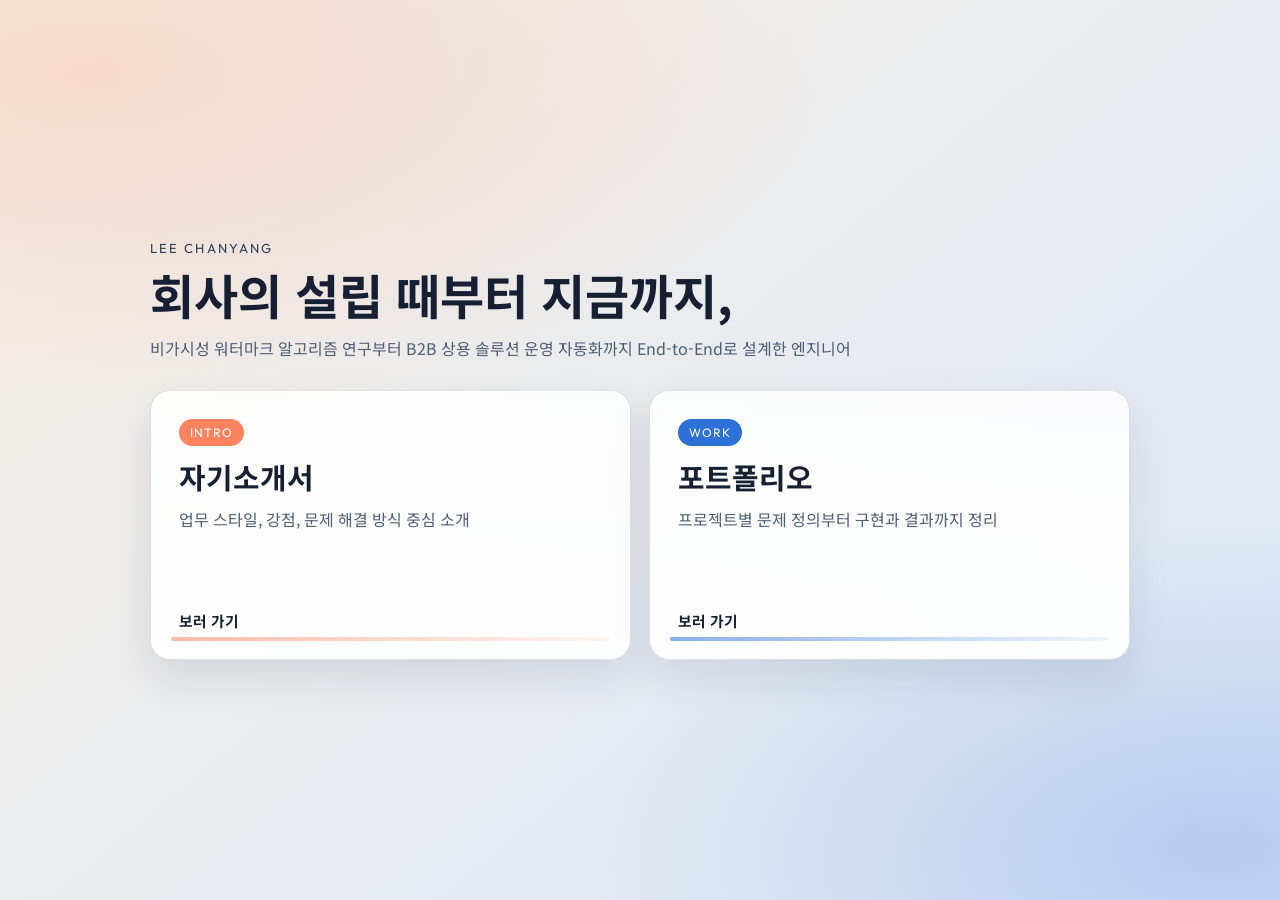
<file: index.html>
<!DOCTYPE html>
<html lang="ko">
<head>
  <meta charset="UTF-8" />
  <meta name="viewport" content="width=device-width, initial-scale=1.0" />
  <title>이찬양 | 소개서 & 포트폴리오</title>
  <link rel="preconnect" href="https://fonts.googleapis.com" />
  <link rel="preconnect" href="https://fonts.gstatic.com" crossorigin />
  <link href="https://fonts.googleapis.com/css2?family=Noto+Sans+KR:wght@400;500;700;800&family=Outfit:wght@500;700&display=swap" rel="stylesheet" />
  <link rel="stylesheet" href="./assets/css/main.css" />
</head>
<body>
  <main class="landing">
    <p class="eyebrow">LEE CHANYANG</p>
    <h1>회사의 설립 때부터 지금까지,</h1>
    <p class="subtitle">비가시성 워터마크 알고리즘 연구부터 B2B 상용 솔루션 운영 자동화까지 End-to-End로 설계한 엔지니어</p>

    <section class="card-grid" aria-label="문서 선택">
      <a class="nav-card intro" href="./pages/intro.html">
        <span class="badge">INTRO</span>
        <h2>자기소개서</h2>
        <p>업무 스타일, 강점, 문제 해결 방식 중심 소개</p>
        <span class="action">보러 가기</span>
      </a>

      <a class="nav-card portfolio" href="./pages/portfolio.html">
        <span class="badge">WORK</span>
        <h2>포트폴리오</h2>
        <p>프로젝트별 문제 정의부터 구현과 결과까지 정리</p>
        <span class="action">보러 가기</span>
      </a>
    </section>
  </main>
</body>
</html>
</file>
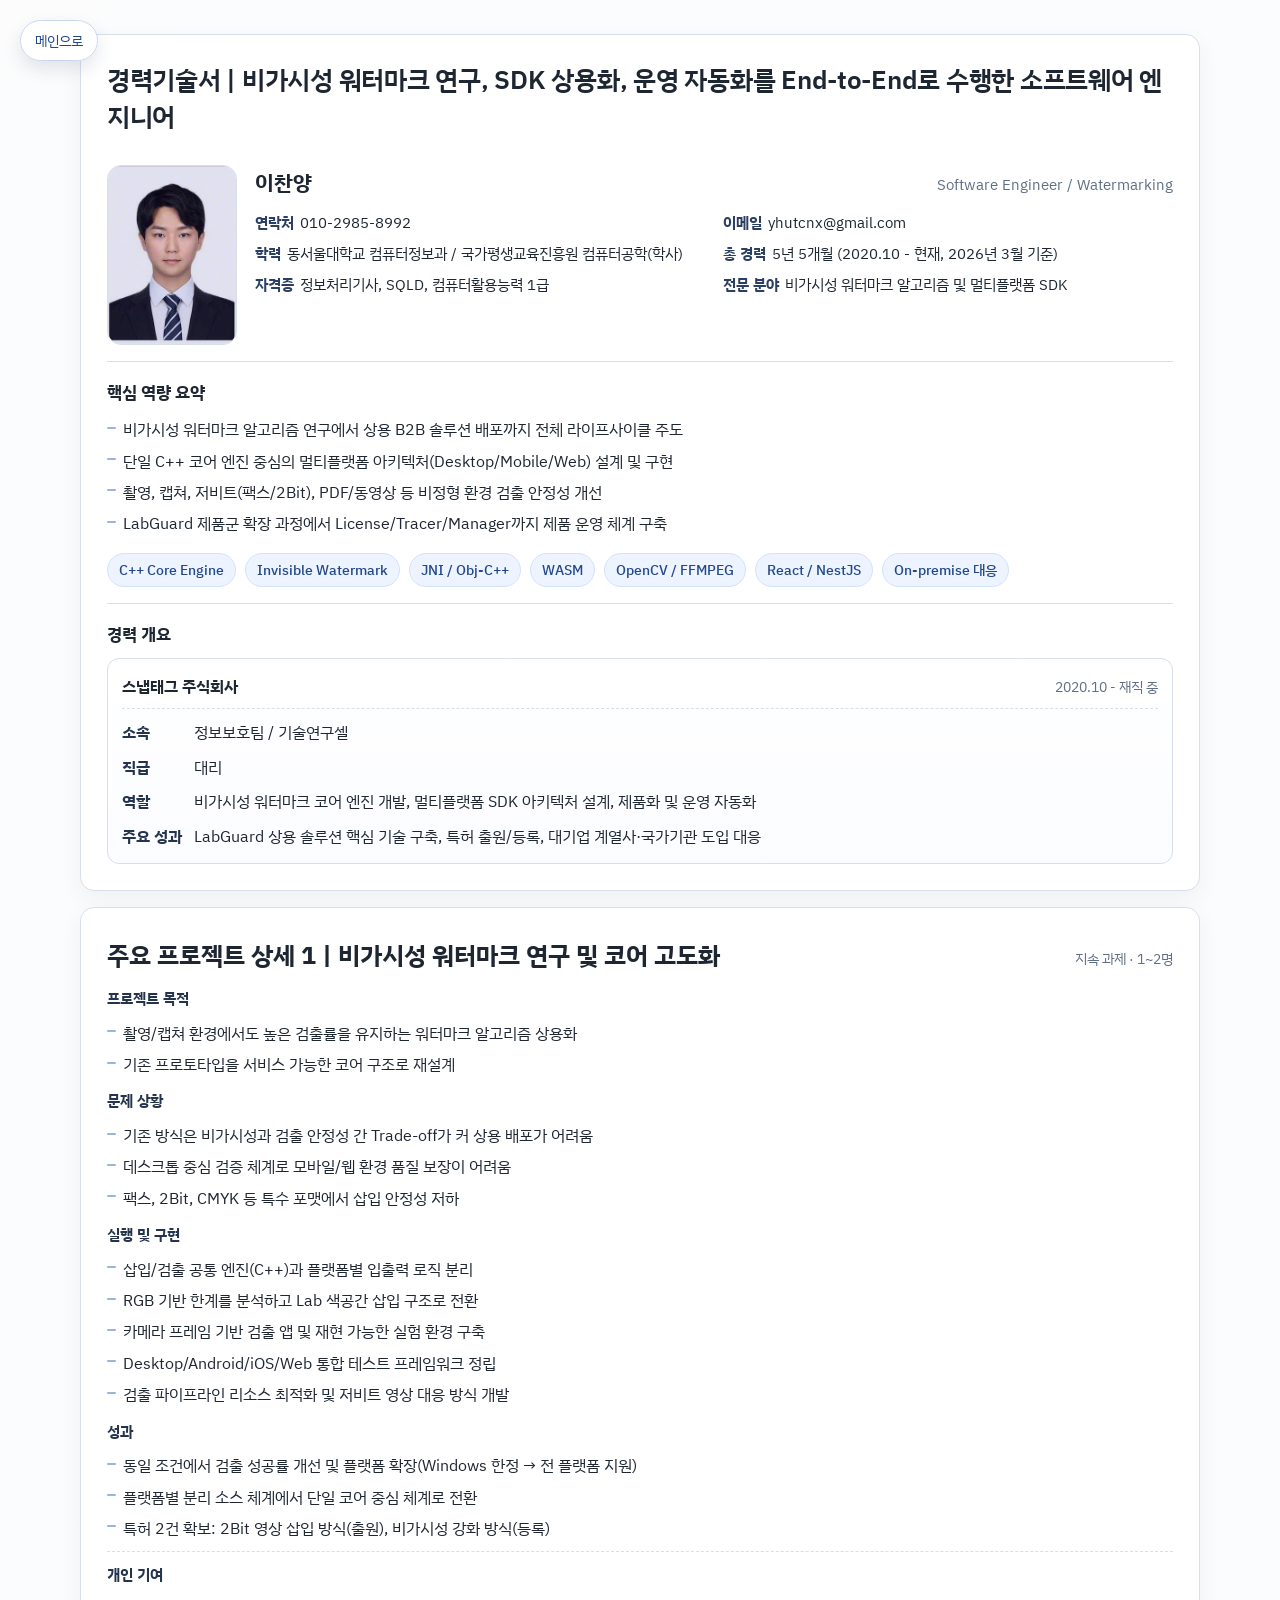
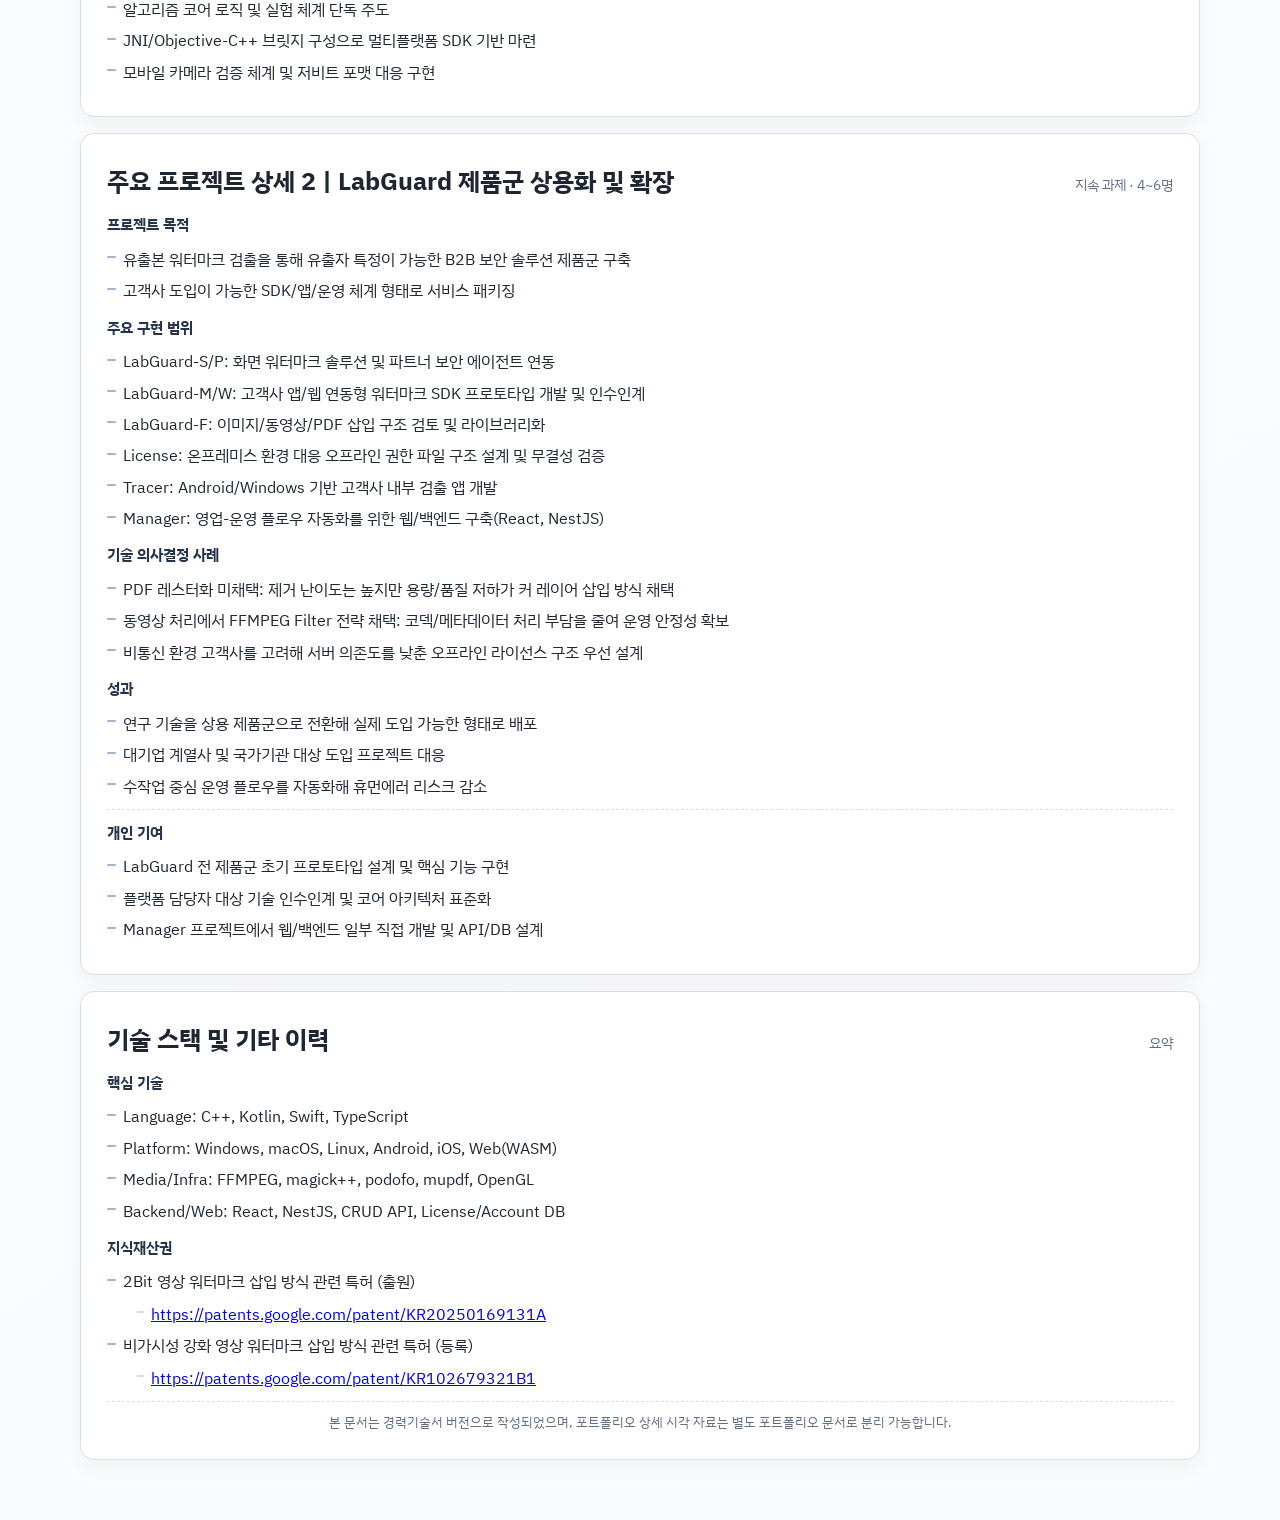
<file: pages/career.html>
<!DOCTYPE html>
<html lang="ko">
<head>
  <meta charset="UTF-8" />
  <meta name="viewport" content="width=device-width, initial-scale=1.0" />
  <title>경력기술서 | 비가시성 워터마크 엔지니어 이찬양</title>
  <link rel="preconnect" href="https://fonts.googleapis.com" />
  <link rel="preconnect" href="https://fonts.gstatic.com" crossorigin />
  <link href="https://fonts.googleapis.com/css2?family=IBM+Plex+Sans+KR:wght@400;500;600;700&display=swap" rel="stylesheet" />
  <link rel="stylesheet" href="../assets/css/portfolio.css" />
</head>
<body>
  <a class="home-link" href="../index.html">메인으로</a>

  <main class="wrap">
    <section class="panel intro-card">
      <div class="hero">
        <h1>경력기술서 | 비가시성 워터마크 연구, SDK 상용화, 운영 자동화를 End-to-End로 수행한 소프트웨어 엔지니어</h1>
      </div>

      <div class="profile">
        <img class="photo" src="../assets/images/profile.jpg" alt="프로필 사진" />
        <div>
          <div class="profile-top">
            <h2>이찬양</h2>
            <p class="role">Software Engineer / Watermarking</p>
          </div>
          <div class="profile-grid">
            <div><strong>연락처</strong>010-2985-8992</div>
            <div><strong>이메일</strong>yhutcnx@gmail.com</div>
            <div><strong>학력</strong>동서울대학교 컴퓨터정보과 / 국가평생교육진흥원 컴퓨터공학(학사)</div>
            <div><strong>총 경력</strong>5년 5개월 (2020.10 - 현재, 2026년 3월 기준)</div>
            <div><strong>자격증</strong>정보처리기사, SQLD, 컴퓨터활용능력 1급</div>
            <div><strong>전문 분야</strong>비가시성 워터마크 알고리즘 및 멀티플랫폼 SDK</div>
          </div>
        </div>
      </div>

      <div class="intro-section">
        <h2>핵심 역량 요약</h2>
        <ul>
          <li>비가시성 워터마크 알고리즘 연구에서 상용 B2B 솔루션 배포까지 전체 라이프사이클 주도</li>
          <li>단일 C++ 코어 엔진 중심의 멀티플랫폼 아키텍처(Desktop/Mobile/Web) 설계 및 구현</li>
          <li>촬영, 캡쳐, 저비트(팩스/2Bit), PDF/동영상 등 비정형 환경 검출 안정성 개선</li>
          <li>LabGuard 제품군 확장 과정에서 License/Tracer/Manager까지 제품 운영 체계 구축</li>
        </ul>
        <div class="chips">
          <span class="chip">C++ Core Engine</span>
          <span class="chip">Invisible Watermark</span>
          <span class="chip">JNI / Obj-C++</span>
          <span class="chip">WASM</span>
          <span class="chip">OpenCV / FFMPEG</span>
          <span class="chip">React / NestJS</span>
          <span class="chip">On-premise 대응</span>
        </div>
      </div>

      <div class="intro-section">
        <h2>경력 개요</h2>
        <article class="career-card">
          <div class="career-head">
            <h3>스냅태그 주식회사</h3>
            <span class="career-period">2020.10 - 재직 중</span>
          </div>
          <div class="career-grid">
            <div><strong>소속</strong>정보보호팀 / 기술연구셀</div>
            <div><strong>직급</strong>대리</div>
            <div><strong>역할</strong>비가시성 워터마크 코어 엔진 개발, 멀티플랫폼 SDK 아키텍처 설계, 제품화 및 운영 자동화</div>
            <div><strong>주요 성과</strong>LabGuard 상용 솔루션 핵심 기술 구축, 특허 출원/등록, 대기업 계열사·국가기관 도입 대응</div>
          </div>
        </article>
      </div>
    </section>

    <section class="panel print-page">
      <div class="project-head">
        <h2>주요 프로젝트 상세 1 | 비가시성 워터마크 연구 및 코어 고도화</h2>
        <span class="project-meta">지속 과제 · 1~2명</span>
      </div>

      <div class="block">
        <strong>프로젝트 목적</strong>
        <ul>
          <li>촬영/캡쳐 환경에서도 높은 검출률을 유지하는 워터마크 알고리즘 상용화</li>
          <li>기존 프로토타입을 서비스 가능한 코어 구조로 재설계</li>
        </ul>
      </div>

      <div class="block">
        <strong>문제 상황</strong>
        <ul>
          <li>기존 방식은 비가시성과 검출 안정성 간 Trade-off가 커 상용 배포가 어려움</li>
          <li>데스크톱 중심 검증 체계로 모바일/웹 환경 품질 보장이 어려움</li>
          <li>팩스, 2Bit, CMYK 등 특수 포맷에서 삽입 안정성 저하</li>
        </ul>
      </div>

      <div class="block">
        <strong>실행 및 구현</strong>
        <ul>
          <li>삽입/검출 공통 엔진(C++)과 플랫폼별 입출력 로직 분리</li>
          <li>RGB 기반 한계를 분석하고 Lab 색공간 삽입 구조로 전환</li>
          <li>카메라 프레임 기반 검출 앱 및 재현 가능한 실험 환경 구축</li>
          <li>Desktop/Android/iOS/Web 통합 테스트 프레임워크 정립</li>
          <li>검출 파이프라인 리소스 최적화 및 저비트 영상 대응 방식 개발</li>
        </ul>
      </div>

      <div class="block">
        <strong>성과</strong>
        <ul>
          <li>동일 조건에서 검출 성공률 개선 및 플랫폼 확장(Windows 한정 → 전 플랫폼 지원)</li>
          <li>플랫폼별 분리 소스 체계에서 단일 코어 중심 체계로 전환</li>
          <li>특허 2건 확보: 2Bit 영상 삽입 방식(출원), 비가시성 강화 방식(등록)</li>
        </ul>
      </div>

      <div class="block divider">
        <strong>개인 기여</strong>
        <ul>
          <li>알고리즘 코어 로직 및 실험 체계 단독 주도</li>
          <li>JNI/Objective-C++ 브릿지 구성으로 멀티플랫폼 SDK 기반 마련</li>
          <li>모바일 카메라 검증 체계 및 저비트 포맷 대응 구현</li>
        </ul>
      </div>
    </section>

    <section class="panel print-page">
      <div class="project-head">
        <h2>주요 프로젝트 상세 2 | LabGuard 제품군 상용화 및 확장</h2>
        <span class="project-meta">지속 과제 · 4~6명</span>
      </div>

      <div class="block">
        <strong>프로젝트 목적</strong>
        <ul>
          <li>유출본 워터마크 검출을 통해 유출자 특정이 가능한 B2B 보안 솔루션 제품군 구축</li>
          <li>고객사 도입이 가능한 SDK/앱/운영 체계 형태로 서비스 패키징</li>
        </ul>
      </div>

      <div class="block">
        <strong>주요 구현 범위</strong>
        <ul>
          <li>LabGuard-S/P: 화면 워터마크 솔루션 및 파트너 보안 에이전트 연동</li>
          <li>LabGuard-M/W: 고객사 앱/웹 연동형 워터마크 SDK 프로토타입 개발 및 인수인계</li>
          <li>LabGuard-F: 이미지/동영상/PDF 삽입 구조 검토 및 라이브러리화</li>
          <li>License: 온프레미스 환경 대응 오프라인 권한 파일 구조 설계 및 무결성 검증</li>
          <li>Tracer: Android/Windows 기반 고객사 내부 검출 앱 개발</li>
          <li>Manager: 영업-운영 플로우 자동화를 위한 웹/백엔드 구축(React, NestJS)</li>
        </ul>
      </div>

      <div class="block">
        <strong>기술 의사결정 사례</strong>
        <ul>
          <li>PDF 레스터화 미채택: 제거 난이도는 높지만 용량/품질 저하가 커 레이어 삽입 방식 채택</li>
          <li>동영상 처리에서 FFMPEG Filter 전략 채택: 코덱/메타데이터 처리 부담을 줄여 운영 안정성 확보</li>
          <li>비통신 환경 고객사를 고려해 서버 의존도를 낮춘 오프라인 라이선스 구조 우선 설계</li>
        </ul>
      </div>

      <div class="block">
        <strong>성과</strong>
        <ul>
          <li>연구 기술을 상용 제품군으로 전환해 실제 도입 가능한 형태로 배포</li>
          <li>대기업 계열사 및 국가기관 대상 도입 프로젝트 대응</li>
          <li>수작업 중심 운영 플로우를 자동화해 휴먼에러 리스크 감소</li>
        </ul>
      </div>

      <div class="block divider">
        <strong>개인 기여</strong>
        <ul>
          <li>LabGuard 전 제품군 초기 프로토타입 설계 및 핵심 기능 구현</li>
          <li>플랫폼 담당자 대상 기술 인수인계 및 코어 아키텍처 표준화</li>
          <li>Manager 프로젝트에서 웹/백엔드 일부 직접 개발 및 API/DB 설계</li>
        </ul>
      </div>
    </section>

    <section class="panel print-page">
      <div class="project-head">
        <h2>기술 스택 및 기타 이력</h2>
        <span class="project-meta">요약</span>
      </div>

      <div class="block">
        <strong>핵심 기술</strong>
        <ul>
          <li>Language: C++, Kotlin, Swift, TypeScript</li>
          <li>Platform: Windows, macOS, Linux, Android, iOS, Web(WASM)</li>
          <li>Media/Infra: FFMPEG, magick++, podofo, mupdf, OpenGL</li>
          <li>Backend/Web: React, NestJS, CRUD API, License/Account DB</li>
        </ul>
      </div>

      <div class="block">
        <strong>지식재산권</strong>
        <ul>
          <li>2Bit 영상 워터마크 삽입 방식 관련 특허 (출원)
            <ul>
              <li><a href="https://patents.google.com/patent/KR20250169131A">https://patents.google.com/patent/KR20250169131A</a></li>
            </ul>
          </li>
          <li>비가시성 강화 영상 워터마크 삽입 방식 관련 특허 (등록)
            <ul>
              <li><a href="https://patents.google.com/patent/KR102679321B1">https://patents.google.com/patent/KR102679321B1</a></li>
            </ul>
          </li>
        </ul>
      </div>

      <div class="block divider footer">
        본 문서는 경력기술서 버전으로 작성되었으며, 포트폴리오 상세 시각 자료는 별도 포트폴리오 문서로 분리 가능합니다.
      </div>
    </section>
  </main>
</body>
</html>
</file>
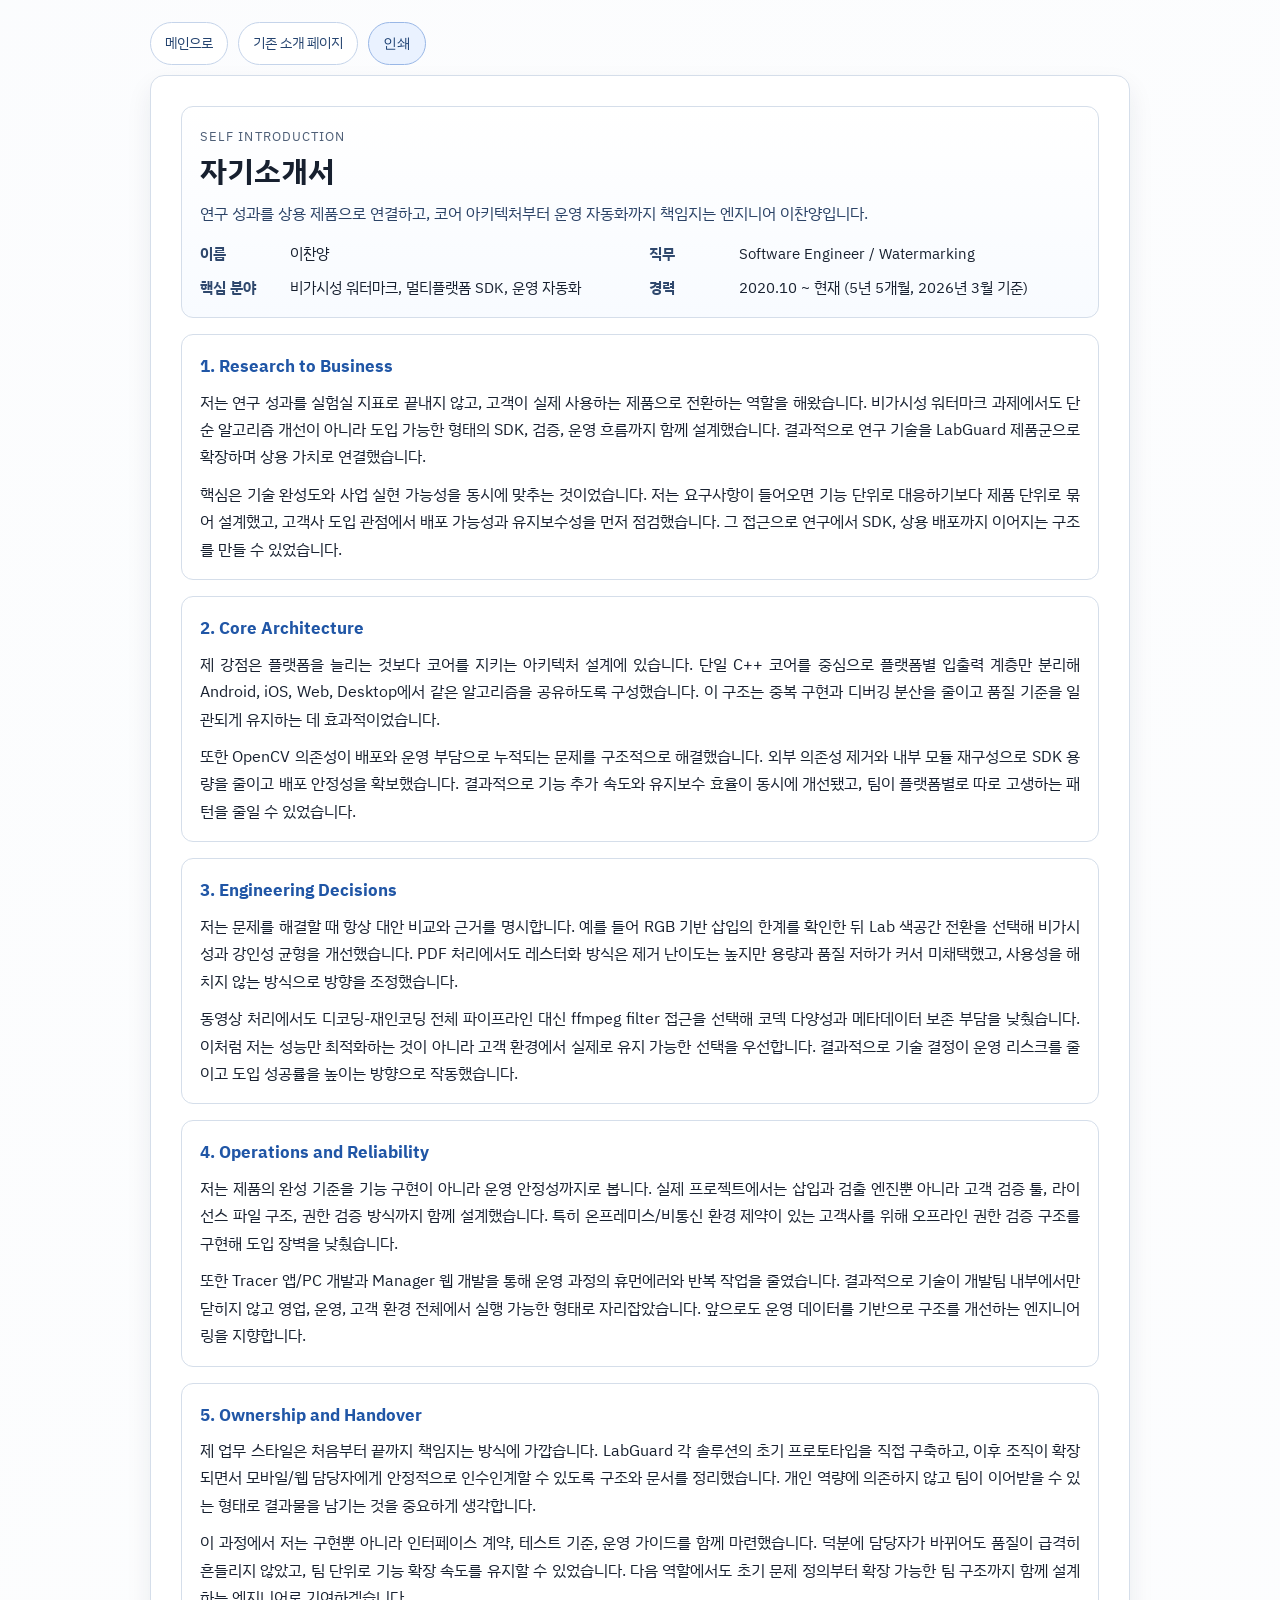
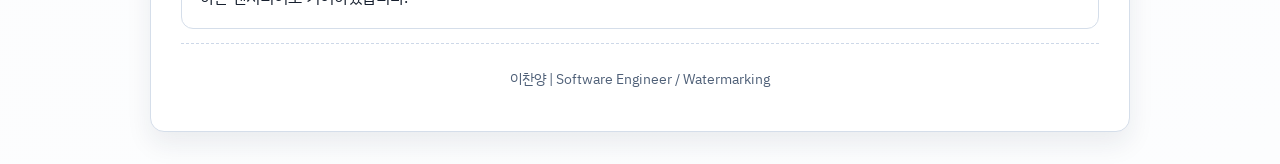
<file: pages/intro-print.html>
<!DOCTYPE html>
<html lang="ko">
<head>
  <meta charset="UTF-8" />
  <meta name="viewport" content="width=device-width, initial-scale=1.0" />
  <title>자기소개서(인쇄용) | 이찬양</title>
  <link rel="preconnect" href="https://fonts.googleapis.com" />
  <link rel="preconnect" href="https://fonts.gstatic.com" crossorigin />
  <link href="https://fonts.googleapis.com/css2?family=IBM+Plex+Sans+KR:wght@400;500;600;700&display=swap" rel="stylesheet" />
  <link rel="stylesheet" href="../assets/css/intro-print.css" />
</head>
<body>
  <header class="screen-tools">
    <a class="btn" href="../index.html">메인으로</a>
    <a class="btn" href="./intro.html">기존 소개 페이지</a>
    <button class="btn primary" type="button" onclick="window.print()">인쇄</button>
  </header>

  <main class="document">
    <section class="title-block">
      <p class="doc-label">Self Introduction</p>
      <h1>자기소개서</h1>
      <p class="summary">연구 성과를 상용 제품으로 연결하고, 코어 아키텍처부터 운영 자동화까지 책임지는 엔지니어 이찬양입니다.</p>

      <div class="meta-grid">
        <div><strong>이름</strong><span>이찬양</span></div>
        <div><strong>직무</strong><span>Software Engineer / Watermarking</span></div>
        <div><strong>핵심 분야</strong><span>비가시성 워터마크, 멀티플랫폼 SDK, 운영 자동화</span></div>
        <div><strong>경력</strong><span>2020.10 ~ 현재 (5년 5개월, 2026년 3월 기준)</span></div>
      </div>
    </section>

    <section class="essay-section">
      <h2>1. Research to Business</h2>
      <p>저는 연구 성과를 실험실 지표로 끝내지 않고, 고객이 실제 사용하는 제품으로 전환하는 역할을 해왔습니다. 비가시성 워터마크 과제에서도 단순 알고리즘 개선이 아니라 도입 가능한 형태의 SDK, 검증, 운영 흐름까지 함께 설계했습니다. 결과적으로 연구 기술을 LabGuard 제품군으로 확장하며 상용 가치로 연결했습니다.</p>
      <p>핵심은 기술 완성도와 사업 실현 가능성을 동시에 맞추는 것이었습니다. 저는 요구사항이 들어오면 기능 단위로 대응하기보다 제품 단위로 묶어 설계했고, 고객사 도입 관점에서 배포 가능성과 유지보수성을 먼저 점검했습니다. 그 접근으로 연구에서 SDK, 상용 배포까지 이어지는 구조를 만들 수 있었습니다.</p>
    </section>

    <section class="essay-section">
      <h2>2. Core Architecture</h2>
      <p>제 강점은 플랫폼을 늘리는 것보다 코어를 지키는 아키텍처 설계에 있습니다. 단일 C++ 코어를 중심으로 플랫폼별 입출력 계층만 분리해 Android, iOS, Web, Desktop에서 같은 알고리즘을 공유하도록 구성했습니다. 이 구조는 중복 구현과 디버깅 분산을 줄이고 품질 기준을 일관되게 유지하는 데 효과적이었습니다.</p>
      <p>또한 OpenCV 의존성이 배포와 운영 부담으로 누적되는 문제를 구조적으로 해결했습니다. 외부 의존성 제거와 내부 모듈 재구성으로 SDK 용량을 줄이고 배포 안정성을 확보했습니다. 결과적으로 기능 추가 속도와 유지보수 효율이 동시에 개선됐고, 팀이 플랫폼별로 따로 고생하는 패턴을 줄일 수 있었습니다.</p>
    </section>

    <section class="essay-section">
      <h2>3. Engineering Decisions</h2>
      <p>저는 문제를 해결할 때 항상 대안 비교와 근거를 명시합니다. 예를 들어 RGB 기반 삽입의 한계를 확인한 뒤 Lab 색공간 전환을 선택해 비가시성과 강인성 균형을 개선했습니다. PDF 처리에서도 레스터화 방식은 제거 난이도는 높지만 용량과 품질 저하가 커서 미채택했고, 사용성을 해치지 않는 방식으로 방향을 조정했습니다.</p>
      <p>동영상 처리에서도 디코딩-재인코딩 전체 파이프라인 대신 ffmpeg filter 접근을 선택해 코덱 다양성과 메타데이터 보존 부담을 낮췄습니다. 이처럼 저는 성능만 최적화하는 것이 아니라 고객 환경에서 실제로 유지 가능한 선택을 우선합니다. 결과적으로 기술 결정이 운영 리스크를 줄이고 도입 성공률을 높이는 방향으로 작동했습니다.</p>
    </section>

    <section class="essay-section page-break">
      <h2>4. Operations and Reliability</h2>
      <p>저는 제품의 완성 기준을 기능 구현이 아니라 운영 안정성까지로 봅니다. 실제 프로젝트에서는 삽입과 검출 엔진뿐 아니라 고객 검증 툴, 라이선스 파일 구조, 권한 검증 방식까지 함께 설계했습니다. 특히 온프레미스/비통신 환경 제약이 있는 고객사를 위해 오프라인 권한 검증 구조를 구현해 도입 장벽을 낮췄습니다.</p>
      <p>또한 Tracer 앱/PC 개발과 Manager 웹 개발을 통해 운영 과정의 휴먼에러와 반복 작업을 줄였습니다. 결과적으로 기술이 개발팀 내부에서만 닫히지 않고 영업, 운영, 고객 환경 전체에서 실행 가능한 형태로 자리잡았습니다. 앞으로도 운영 데이터를 기반으로 구조를 개선하는 엔지니어링을 지향합니다.</p>
    </section>

    <section class="essay-section">
      <h2>5. Ownership and Handover</h2>
      <p>제 업무 스타일은 처음부터 끝까지 책임지는 방식에 가깝습니다. LabGuard 각 솔루션의 초기 프로토타입을 직접 구축하고, 이후 조직이 확장되면서 모바일/웹 담당자에게 안정적으로 인수인계할 수 있도록 구조와 문서를 정리했습니다. 개인 역량에 의존하지 않고 팀이 이어받을 수 있는 형태로 결과물을 남기는 것을 중요하게 생각합니다.</p>
      <p>이 과정에서 저는 구현뿐 아니라 인터페이스 계약, 테스트 기준, 운영 가이드를 함께 마련했습니다. 덕분에 담당자가 바뀌어도 품질이 급격히 흔들리지 않았고, 팀 단위로 기능 확장 속도를 유지할 수 있었습니다. 다음 역할에서도 초기 문제 정의부터 확장 가능한 팀 구조까지 함께 설계하는 엔지니어로 기여하겠습니다.</p>
    </section>

    <footer class="doc-footer">
      <p>이찬양 | Software Engineer / Watermarking</p>
    </footer>
  </main>
</body>
</html>
</file>
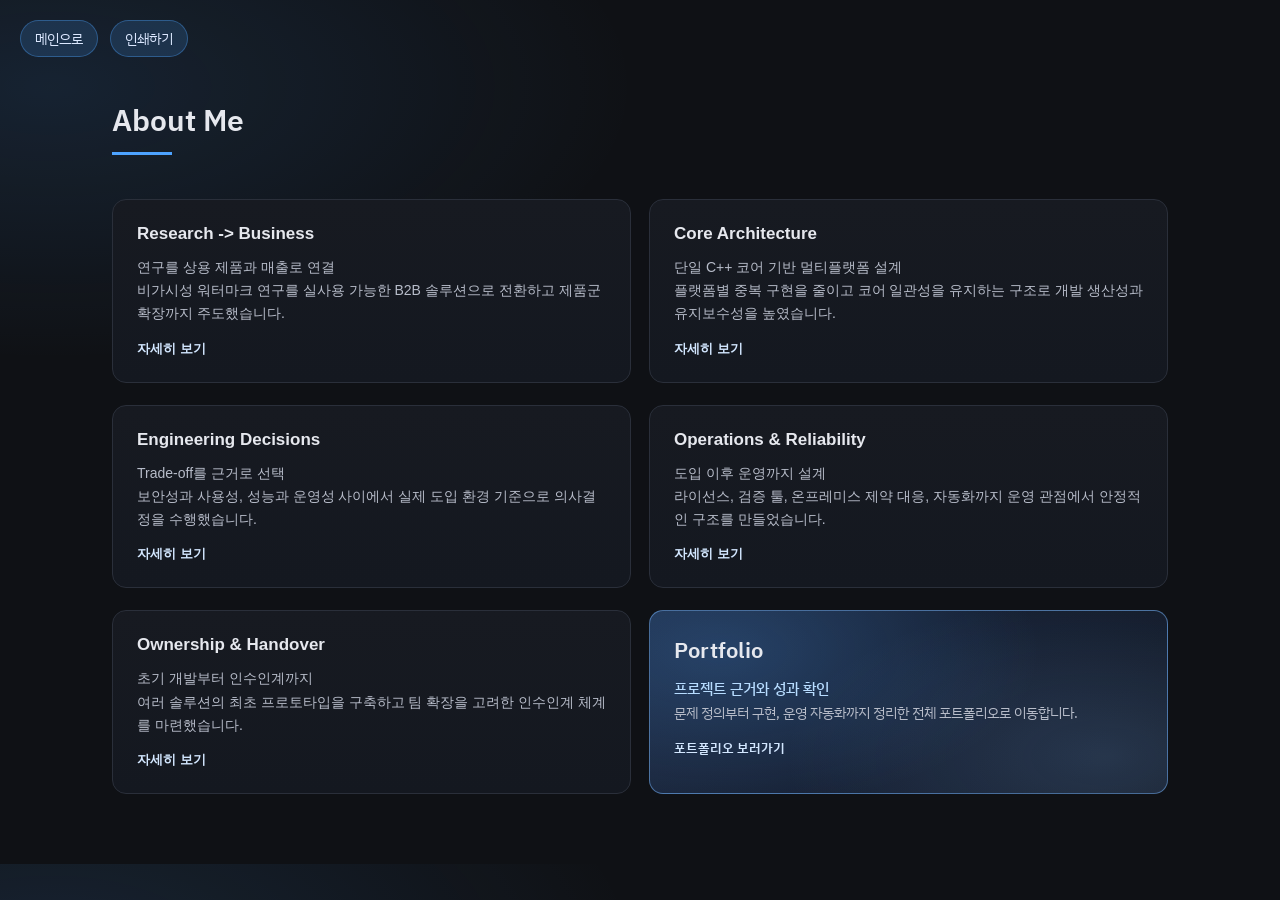
<file: pages/intro.html>
<!DOCTYPE html>
<html lang="ko">
<head>
  <meta charset="UTF-8" />
  <meta name="viewport" content="width=device-width, initial-scale=1.0" />
  <title>자기소개서 | 이찬양</title>
  <link rel="preconnect" href="https://fonts.googleapis.com" />
  <link rel="preconnect" href="https://fonts.gstatic.com" crossorigin />
  <link href="https://fonts.googleapis.com/css2?family=IBM+Plex+Sans+KR:wght@400;500;600;700&display=swap" rel="stylesheet" />
  <link rel="stylesheet" href="../assets/css/intro.css" />
</head>
<body>
<a class="home-link" href="../index.html">메인으로</a>
<button class="print-link" type="button" onclick="window.print()">인쇄하기</button>
<section class="section about-section">
   <section class="panel intro-card">
      <div class="hero">
        <h1>비가시성 워터마크 연구부터 B2B 상용 솔루션 운영 자동화까지 End-to-End로 설계한 엔지니어</h1>
        </div>
      <div class="profile">
        <img class="photo" src="../assets/images/profile.jpg" alt="프로필 사진" />
        <div>
          <div class="profile-top">
            <h2>이찬양</h2>
            <p class="role">Software Engineer / Watermarking</p>
          </div>
          <div class="profile-grid">
            <div><strong>연락처</strong>010-2985-8992</div>
            <div><strong>이메일</strong>yhutcnx@gmail.com</div>
            <div><strong>학교</strong>동서울대학교 컴퓨터정보과 / 국가평생교육진흥원 컹퓨터공학</div>
            <div><strong>학위</strong>학사</div>
            <div><strong>자격증</strong>정보처리기사, SQLD, 컴퓨터활용능력 1급</div>
            <div><strong>경력</strong>5년</div>
          </div>
        </div>
      </div>

      <div class="intro-section">
        <h2>핵심 요약</h2>
        <ul>
          <li>비가시성 워터마크 알고리즘 연구 및 상용화 주도</li>
          <li>단일 C++ 코어 엔진 기반 멀티플랫폼 SDK 아키텍처 설계</li>
          <li>촬영·캡쳐·저비트·특수 포맷 등 비정형 입력 대응</li>
          <li>삽입 → 검출 → 고객 검증 툴 → 라이센스 → 운영 자동화까지 전체 흐름 설계</li>
          <li>연구 기술을 실제 매출이 발생하는 B2B 솔루션으로 전환</li>
        </ul>
      </div>
        <div class="chips">
          <span class="chip">Invisible Watermark</span>
          <span class="chip">C++</span>
          <span class="chip">Kotlin</span>
          <span class="chip">Swift</span>
          <span class="chip">React</span>
          <span class="chip">OpenCV</span>
          <span class="chip">iOS / Android / Web / Desktop</span>
          <span class="chip">LabGuard</span>
          <span class="chip">운영 자동화</span>
        </div>

      <div class="intro-section">
        <h2>경력</h2>
        <article class="career-card">
          <div class="career-head">
            <h3>스냅태그 주식회사</h3>
            <span class="career-period">2020년 10월 ~ 재직 중 (5년 5개월)</span>
          </div>
          <div class="career-grid">
            <div><strong>직책</strong>정보보호팀 / 기술연구셀 / 대리</div>
            <div><strong>담당업무</strong>비가시성 워터마크 코어 엔진 개발 및 멀티플랫폼 SDK 아키텍처 설계</div>
          </div>
        </article>
      </div>

    </section>

  <div class="section-header">
    <h2>About Me</h2>
    <div class="divider"></div>
  </div>

  <div class="about-grid">
    <button class="about-card" type="button" data-target="intro-1">
      <h3>Research -> Business</h3>
      <p class="highlight">연구를 상용 제품과 매출로 연결</p>
      <p>
        비가시성 워터마크 연구를 실사용 가능한 B2B 솔루션으로 전환하고
        제품군 확장까지 주도했습니다.
      </p>
      <span class="card-cta">자세히 보기</span>
    </button>

    <button class="about-card" type="button" data-target="intro-2">
      <h3>Core Architecture</h3>
      <p class="highlight">단일 C++ 코어 기반 멀티플랫폼 설계</p>
      <p>
        플랫폼별 중복 구현을 줄이고 코어 일관성을 유지하는 구조로
        개발 생산성과 유지보수성을 높였습니다.
      </p>
      <span class="card-cta">자세히 보기</span>
    </button>

    <button class="about-card" type="button" data-target="intro-3">
      <h3>Engineering Decisions</h3>
      <p class="highlight">Trade-off를 근거로 선택</p>
      <p>
        보안성과 사용성, 성능과 운영성 사이에서
        실제 도입 환경 기준으로 의사결정을 수행했습니다.
      </p>
      <span class="card-cta">자세히 보기</span>
    </button>

    <button class="about-card" type="button" data-target="intro-4">
      <h3>Operations & Reliability</h3>
      <p class="highlight">도입 이후 운영까지 설계</p>
      <p>
        라이선스, 검증 툴, 온프레미스 제약 대응, 자동화까지
        운영 관점에서 안정적인 구조를 만들었습니다.
      </p>
      <span class="card-cta">자세히 보기</span>
    </button>

    <button class="about-card" type="button" data-target="intro-5">
      <h3>Ownership & Handover</h3>
      <p class="highlight">초기 개발부터 인수인계까지</p>
      <p>
        여러 솔루션의 최초 프로토타입을 구축하고
        팀 확장을 고려한 인수인계 체계를 마련했습니다.
      </p>
      <span class="card-cta">자세히 보기</span>
    </button>

    <a class="about-card summary-card" href="./portfolio.html">
      <h3>Portfolio</h3>
      <p class="highlight">프로젝트 근거와 성과 확인</p>
      <p>
        문제 정의부터 구현, 운영 자동화까지 정리한
        전체 포트폴리오로 이동합니다.
      </p>
      <span class="card-cta">포트폴리오 보러가기</span>
    </a>
  </div>

  <section id="intro-1" class="detail-panel" aria-hidden="true">
    <h3>Research -> Business</h3>
    <p>저는 연구 성과를 실험실 지표로 끝내지 않고, 고객이 실제 사용하는 제품으로 전환하는 역할을 해왔습니다. 비가시성 워터마크 과제에서도 단순 알고리즘 개선이 아니라 도입 가능한 형태의 SDK, 검증, 운영 흐름까지 함께 설계했습니다. 결과적으로 연구 기술을 LabGuard 제품군으로 확장하며 상용 가치로 연결했습니다.</p>
    <p>핵심은 기술 완성도와 사업 실현 가능성을 동시에 맞추는 것이었습니다. 저는 요구사항이 들어오면 기능 단위로 대응하기보다 제품 단위로 묶어 설계했고, 고객사 도입 관점에서 배포 가능성과 유지보수성을 먼저 점검했습니다. 그 접근으로 연구 -> SDK -> 상용 배포까지 이어지는 구조를 만들 수 있었습니다.</p>
  </section>

  <section id="intro-2" class="detail-panel" aria-hidden="true">
    <h3>Core Architecture</h3>
    <p>제 강점은 플랫폼을 늘리는 것보다 코어를 지키는 아키텍처 설계에 있습니다. 단일 C++ 코어를 중심으로 플랫폼별 입출력 계층만 분리해 Android, iOS, Web, Desktop에서 같은 알고리즘을 공유하도록 구성했습니다. 이 구조는 중복 구현과 디버깅 분산을 줄이고 품질 기준을 일관되게 유지하는 데 효과적이었습니다.</p>
    <p>또한 OpenCV 의존성이 배포/운영 부담으로 누적되는 문제를 구조적으로 해결했습니다. 외부 의존성 제거와 내부 모듈 재구성으로 SDK 용량을 줄이고 배포 안정성을 확보했습니다. 결과적으로 기능 추가 속도와 유지보수 효율이 동시에 개선됐고, 팀이 플랫폼별로 따로 고생하는 패턴을 줄일 수 있었습니다.</p>
  </section>

  <section id="intro-3" class="detail-panel" aria-hidden="true">
    <h3>Engineering Decisions</h3>
    <p>저는 문제를 해결할 때 항상 대안 비교와 근거를 명시합니다. 예를 들어 RGB 기반 삽입의 한계를 확인한 뒤 Lab 색공간 전환을 선택해 비가시성과 강인성 균형을 개선했습니다. PDF 처리에서도 레스터화 방식은 제거 난이도는 높지만 용량/품질 저하가 커서 미채택했고, 사용성을 해치지 않는 방식으로 방향을 조정했습니다.</p>
    <p>동영상 처리에서도 디코딩-재인코딩 전체 파이프라인 대신 ffmpeg filter 접근을 선택해 코덱 다양성과 메타데이터 보존 부담을 낮췄습니다. 이처럼 저는 성능만 최적화하는 것이 아니라, 고객 환경에서 실제로 유지 가능한 선택을 우선합니다. 결과적으로 기술 결정이 운영 리스크를 줄이고 도입 성공률을 높이는 방향으로 작동했습니다.</p>
  </section>

  <section id="intro-4" class="detail-panel" aria-hidden="true">
    <h3>Operations & Reliability</h3>
    <p>저는 제품의 완성 기준을 기능 구현이 아니라 운영 안정성까지로 봅니다. 실제 프로젝트에서는 삽입/검출 엔진뿐 아니라 고객 검증 툴, 라이선스 파일 구조, 권한 검증 방식까지 함께 설계했습니다. 특히 온프레미스/비통신 환경 제약이 있는 고객사를 위해 오프라인 권한 검증 구조를 구현해 도입 장벽을 낮췄습니다.</p>
    <p>또한 Tracer 앱/PC 개발과 Manager 웹 개발을 통해 운영 과정의 휴먼에러와 반복 작업을 줄였습니다. 결과적으로 기술이 개발팀 내부에서만 닫히지 않고, 영업/운영/고객 환경 전체에서 실행 가능한 형태로 자리잡았습니다. 저는 앞으로도 운영 데이터를 기반으로 구조를 개선하는 엔지니어링을 지향합니다.</p>
  </section>

  <section id="intro-5" class="detail-panel" aria-hidden="true">
    <h3>Ownership & Handover</h3>
    <p>제 업무 스타일은 처음부터 끝까지 책임지는 방식에 가깝습니다. LabGuard 각 솔루션의 초기 프로토타입을 직접 구축하고, 이후 조직이 확장되면서 모바일/웹 담당자에게 안정적으로 인수인계할 수 있도록 구조와 문서를 정리했습니다. 개인 역량에 의존하지 않고 팀이 이어받을 수 있는 형태로 결과물을 남기는 것을 중요하게 생각합니다.</p>
    <p>이 과정에서 저는 구현뿐 아니라 인터페이스 계약, 테스트 기준, 운영 가이드를 함께 마련했습니다. 덕분에 담당자가 바뀌어도 품질이 급격히 흔들리지 않았고, 팀 단위로 기능 확장 속도를 유지할 수 있었습니다. 다음 역할에서도 저는 초기 문제 정의부터 확장 가능한 팀 구조까지 함께 설계하는 엔지니어로 기여하겠습니다.</p>
  </section>

</section>
<script src="../assets/js/intro.js"></script>
</body>
</html>
</file>
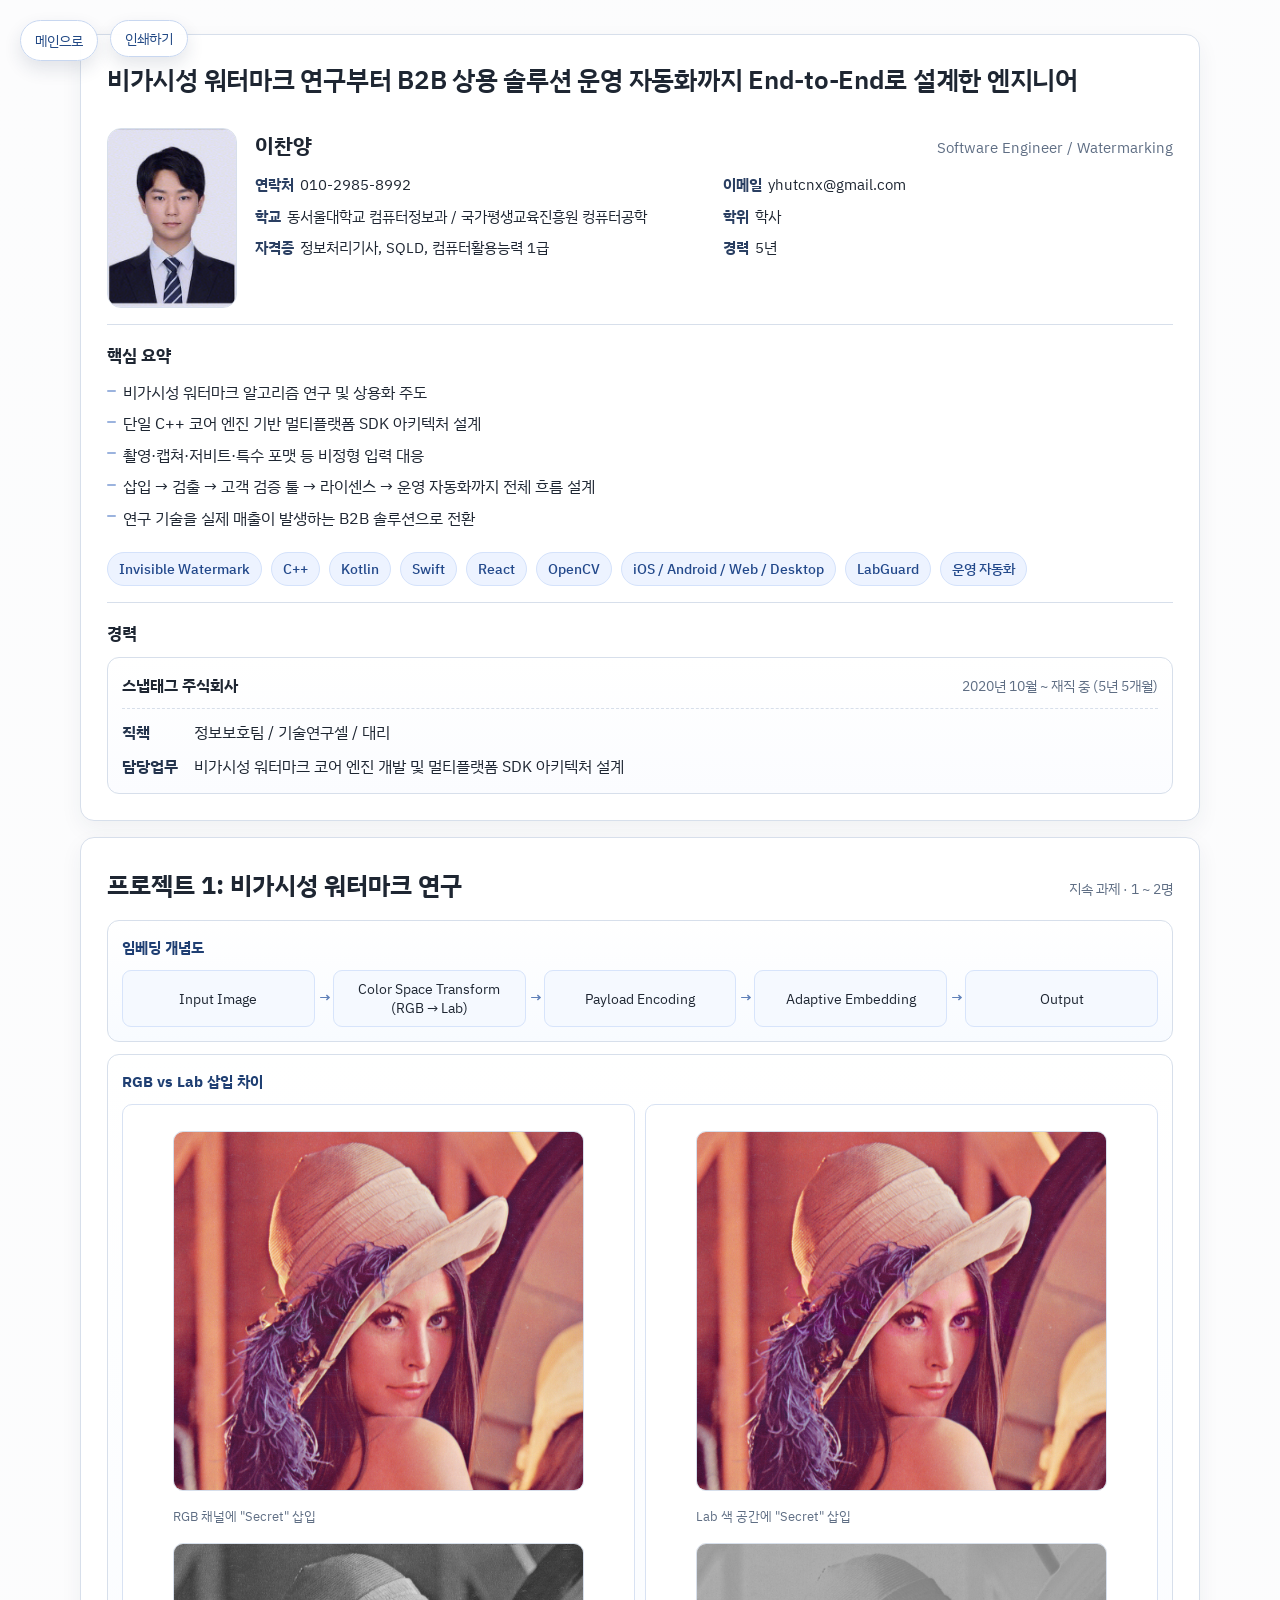
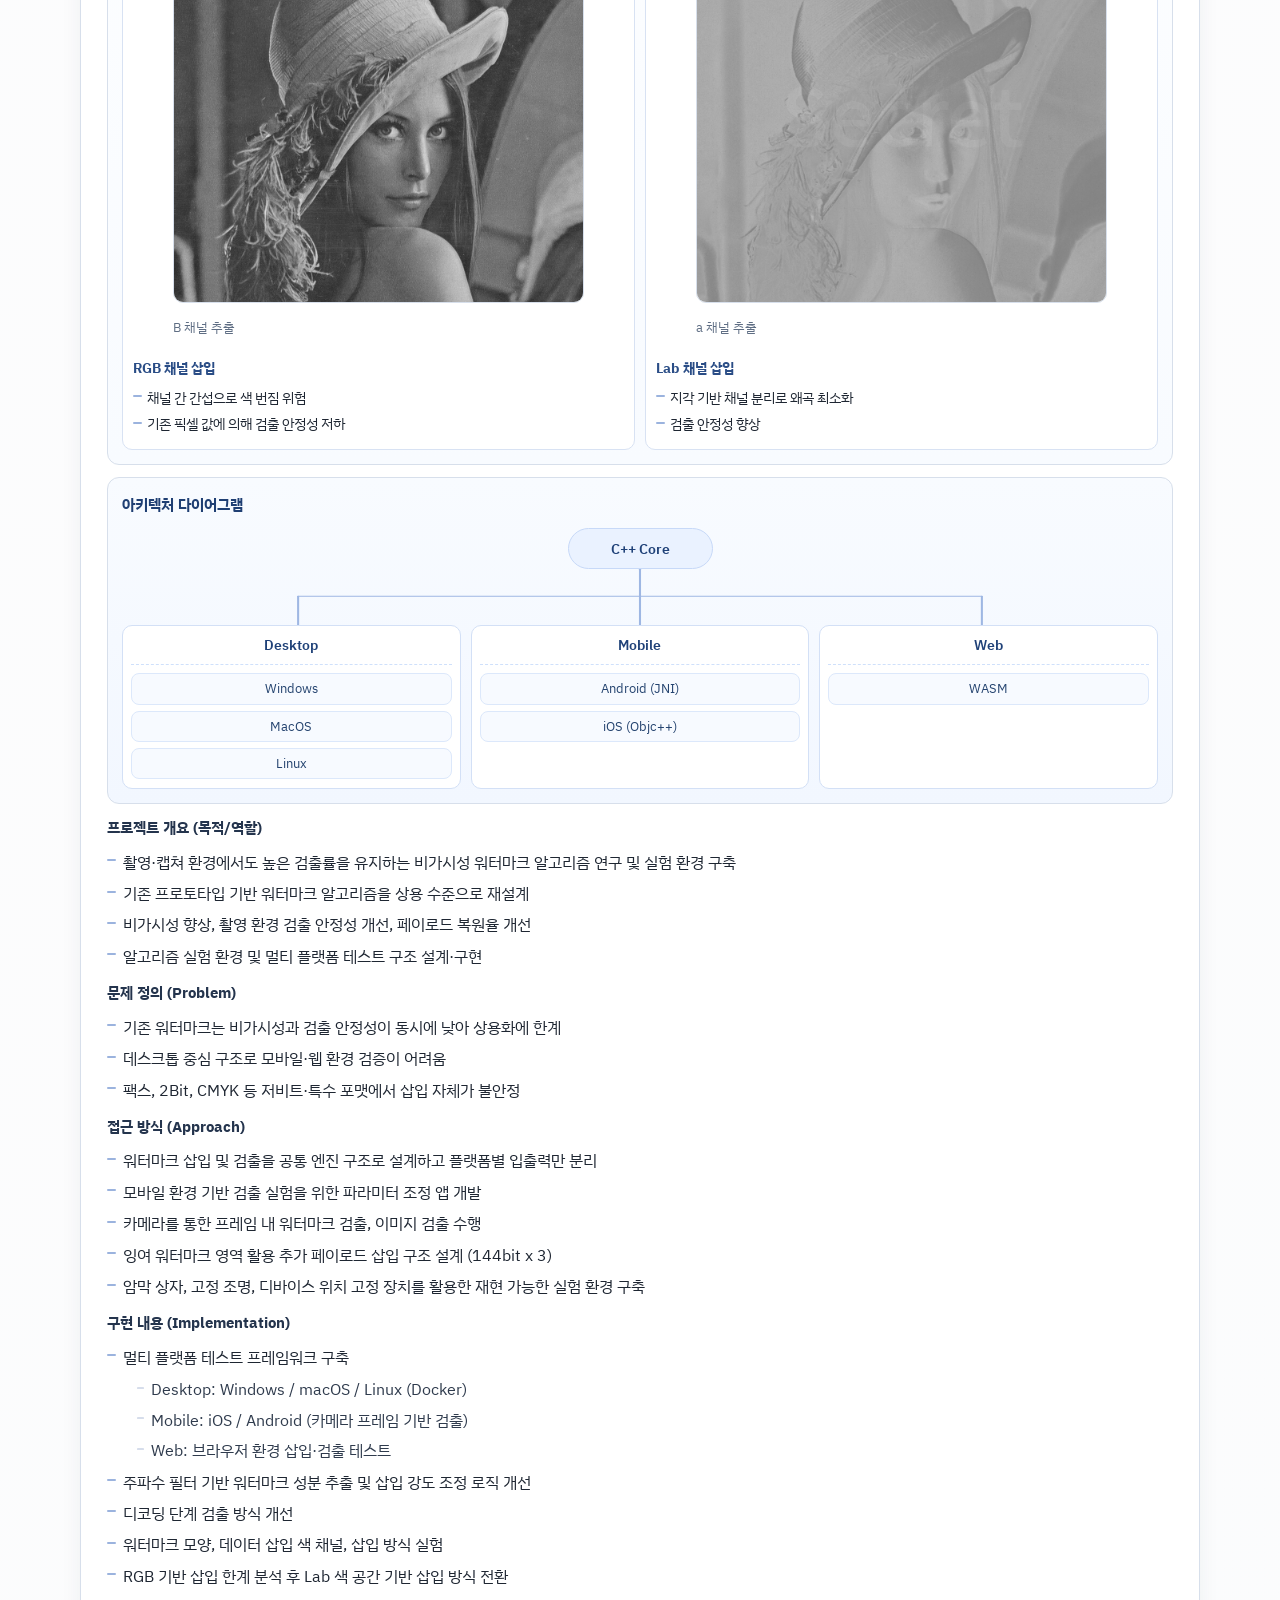
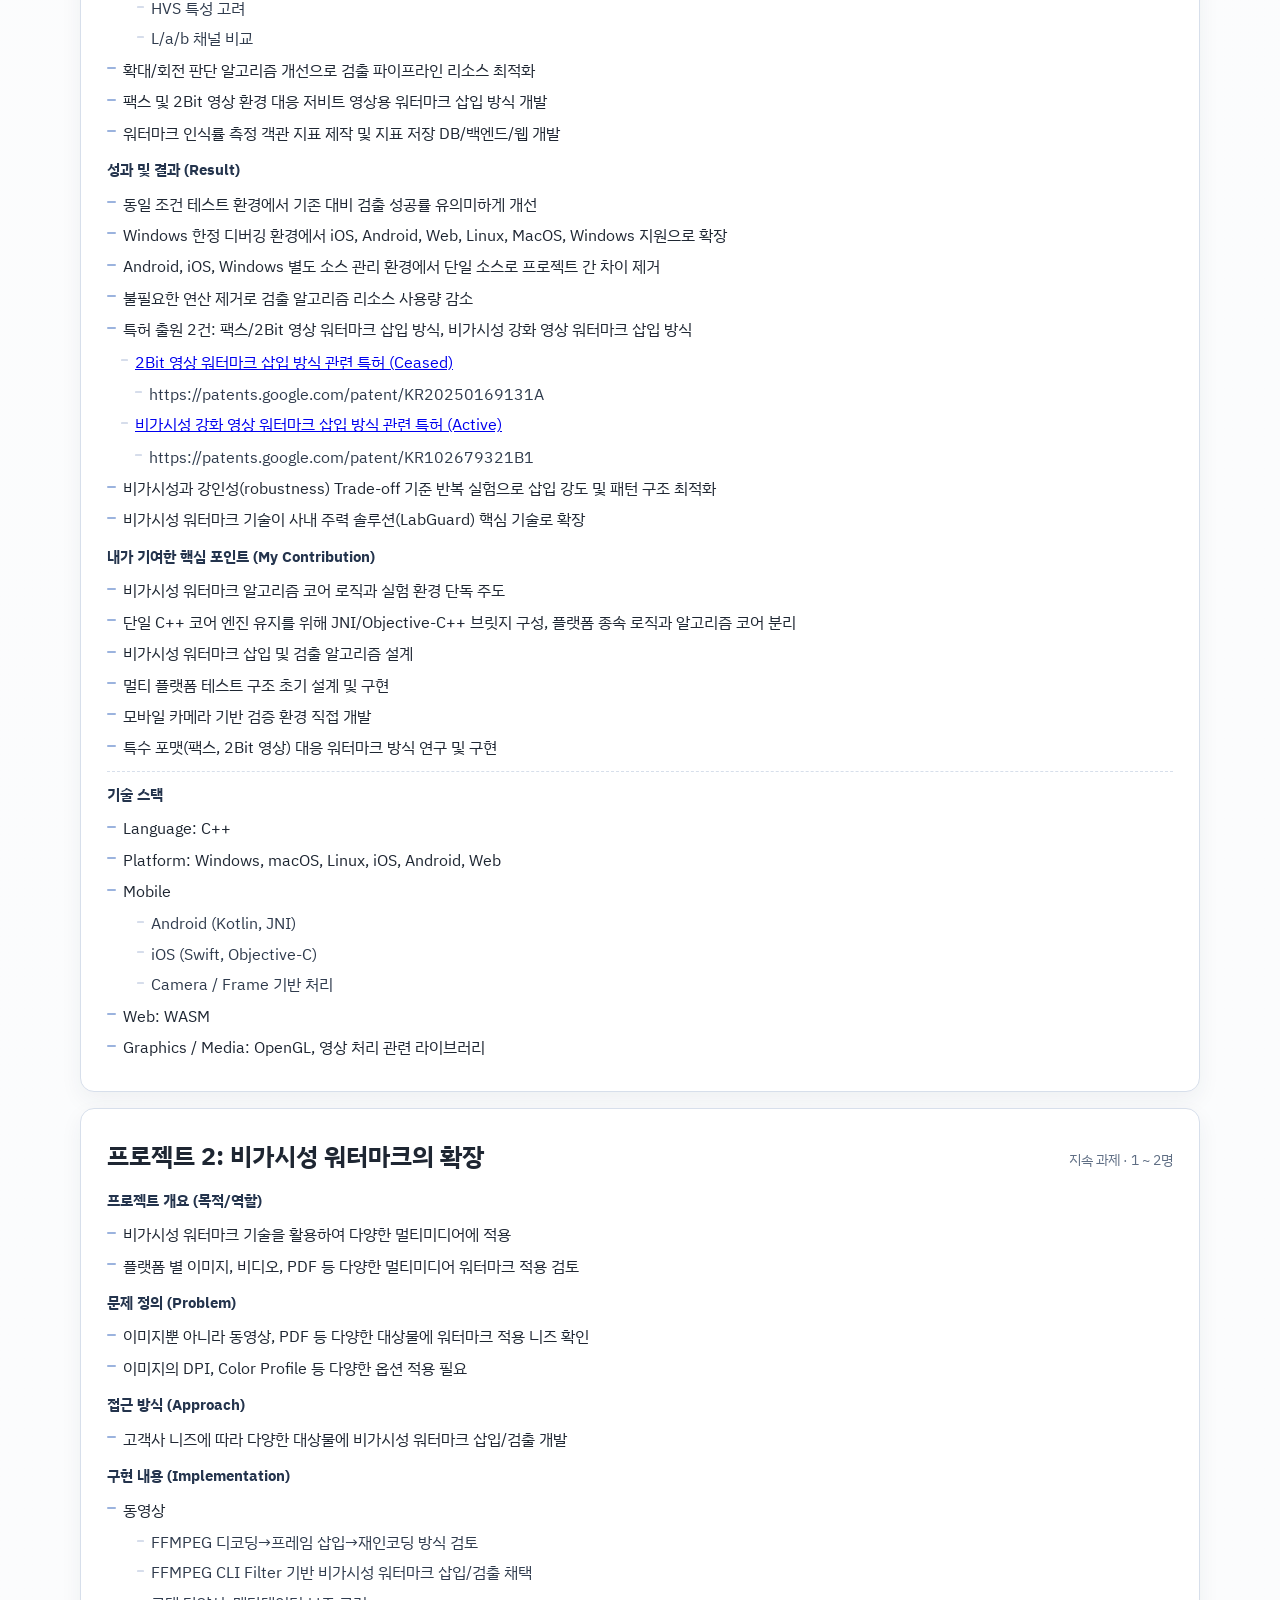
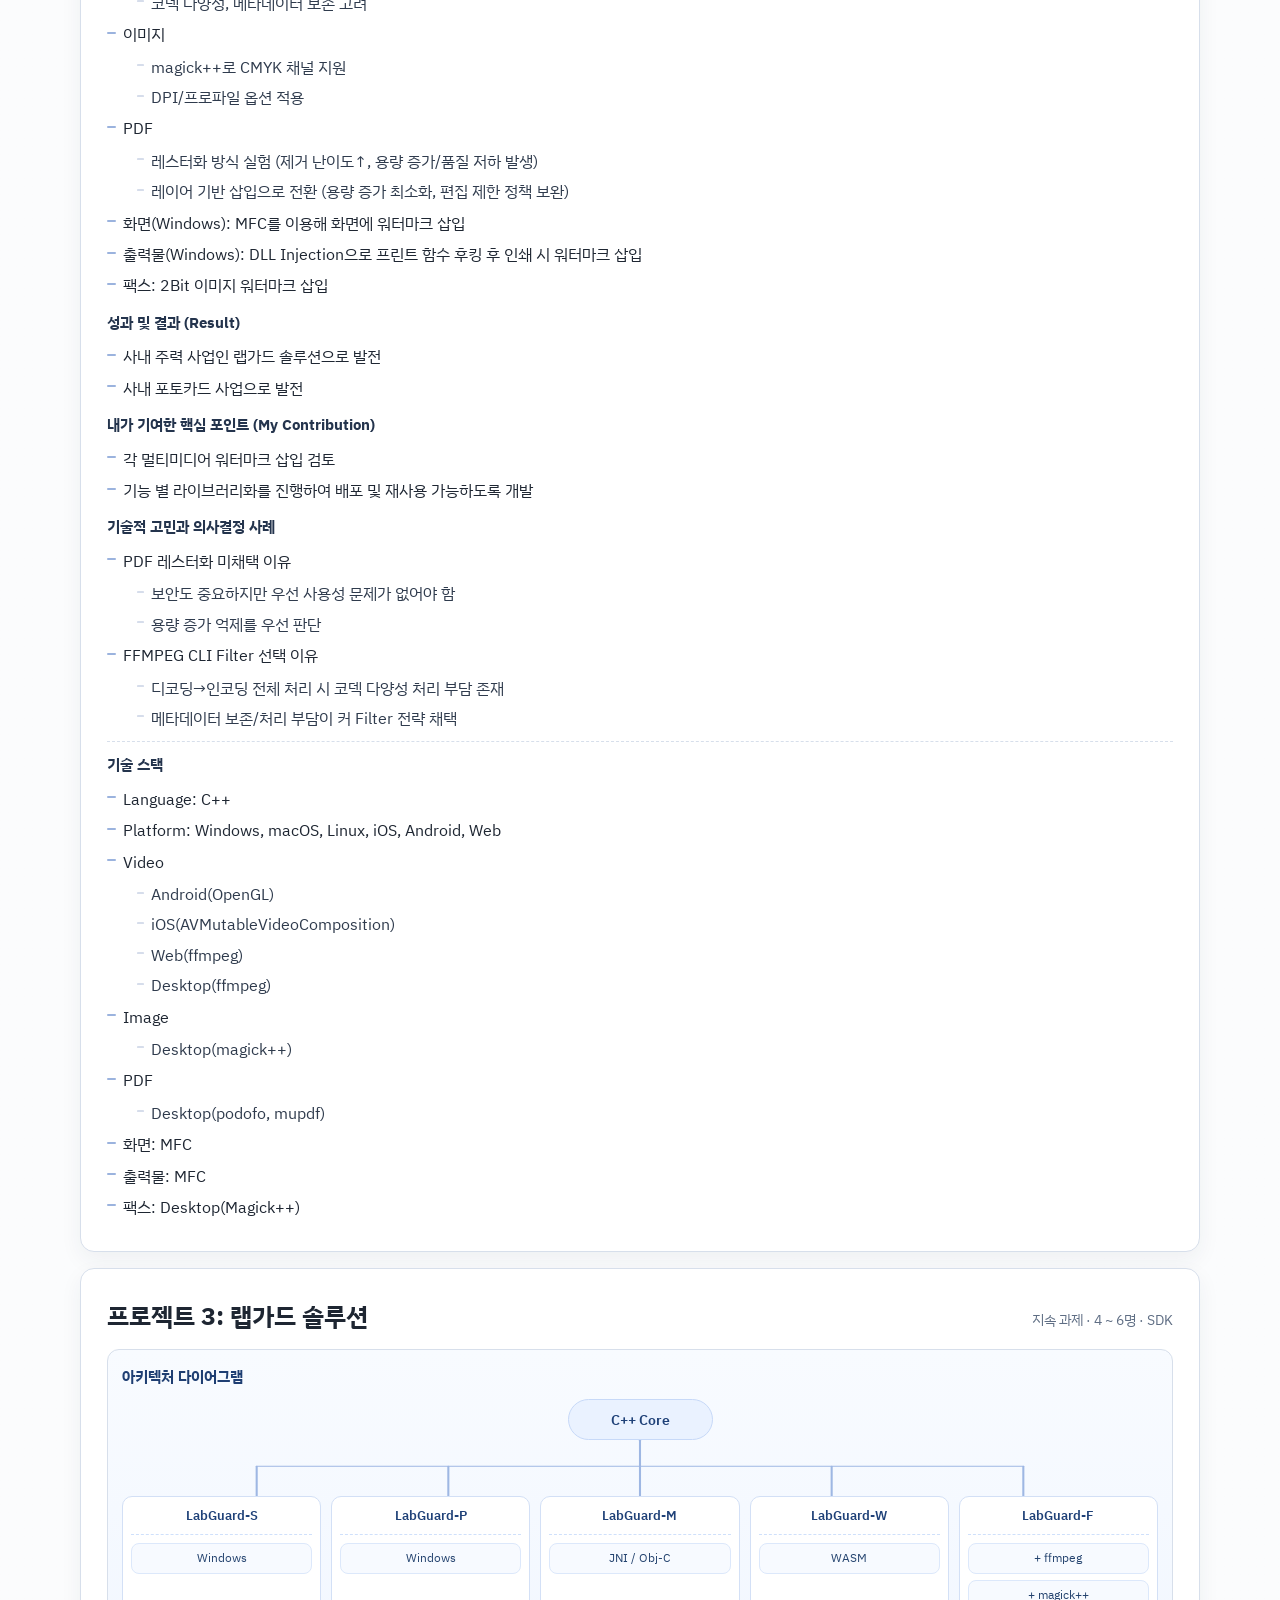
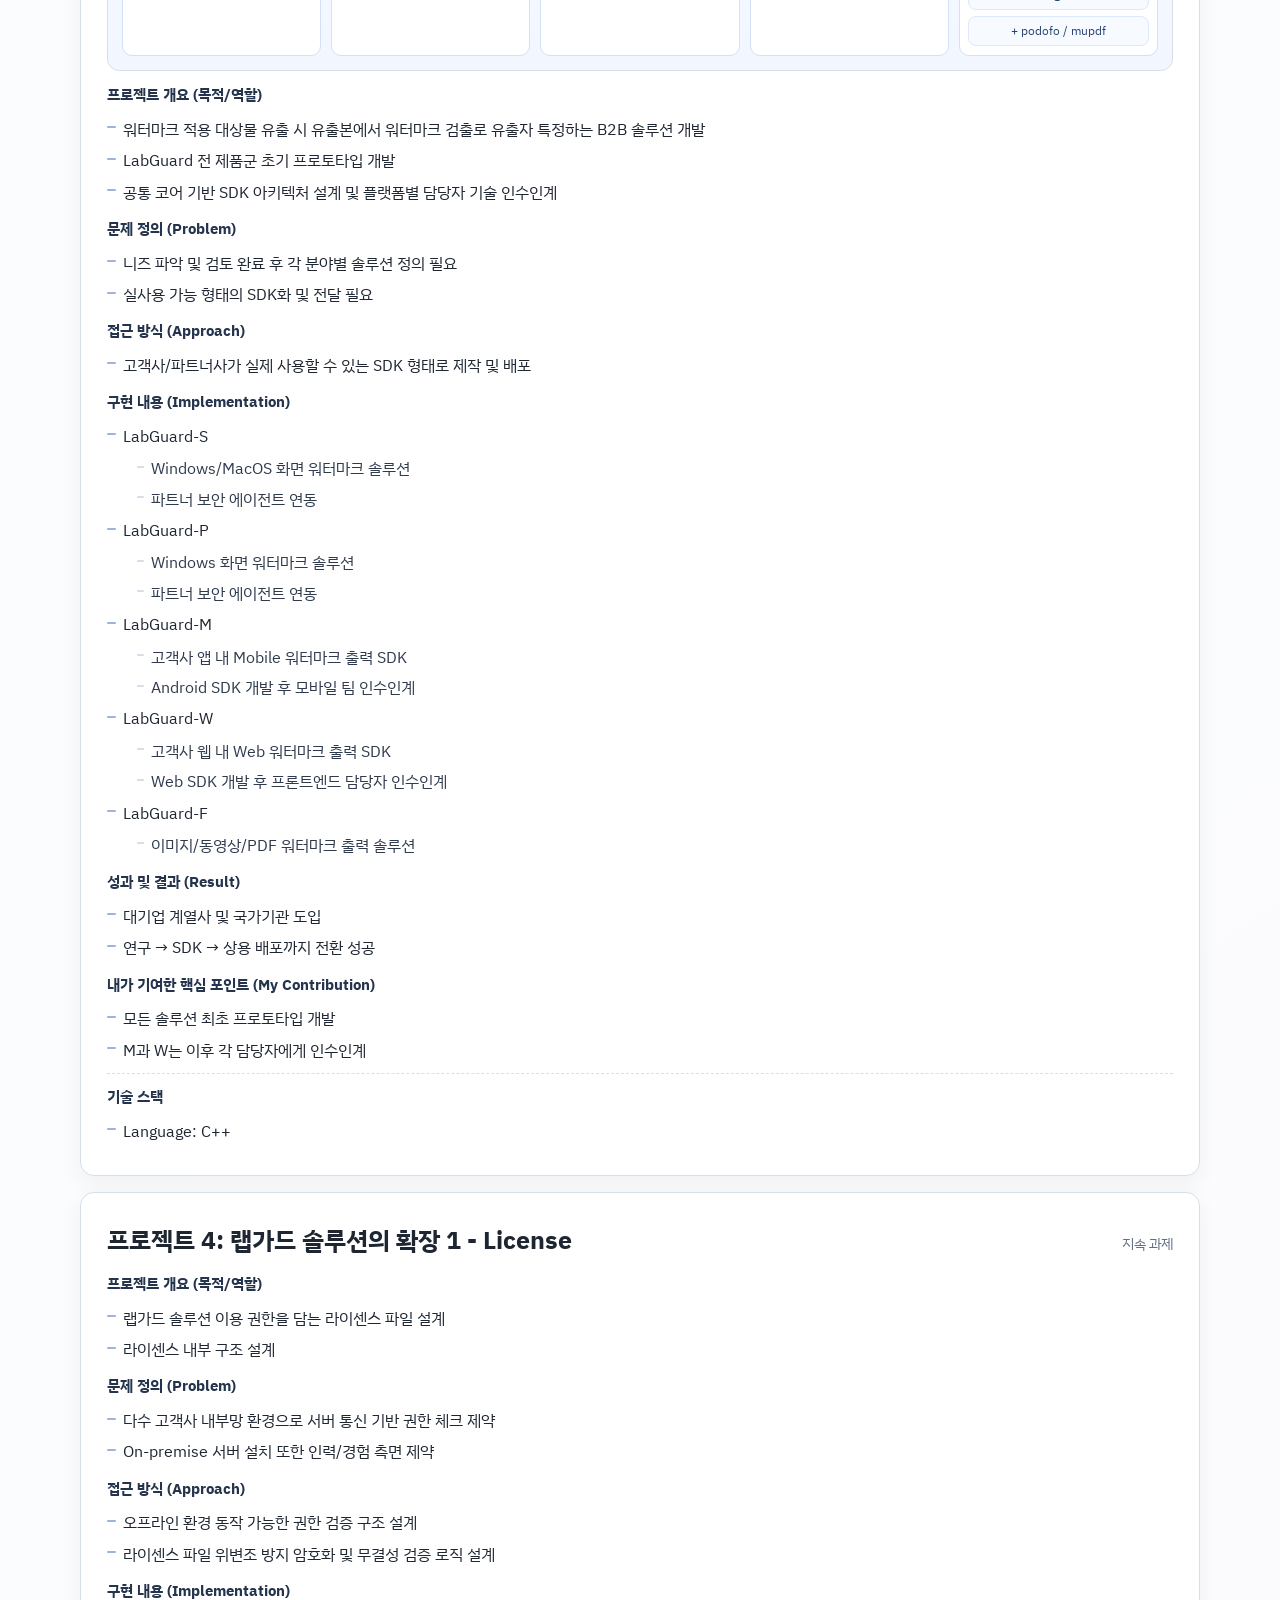
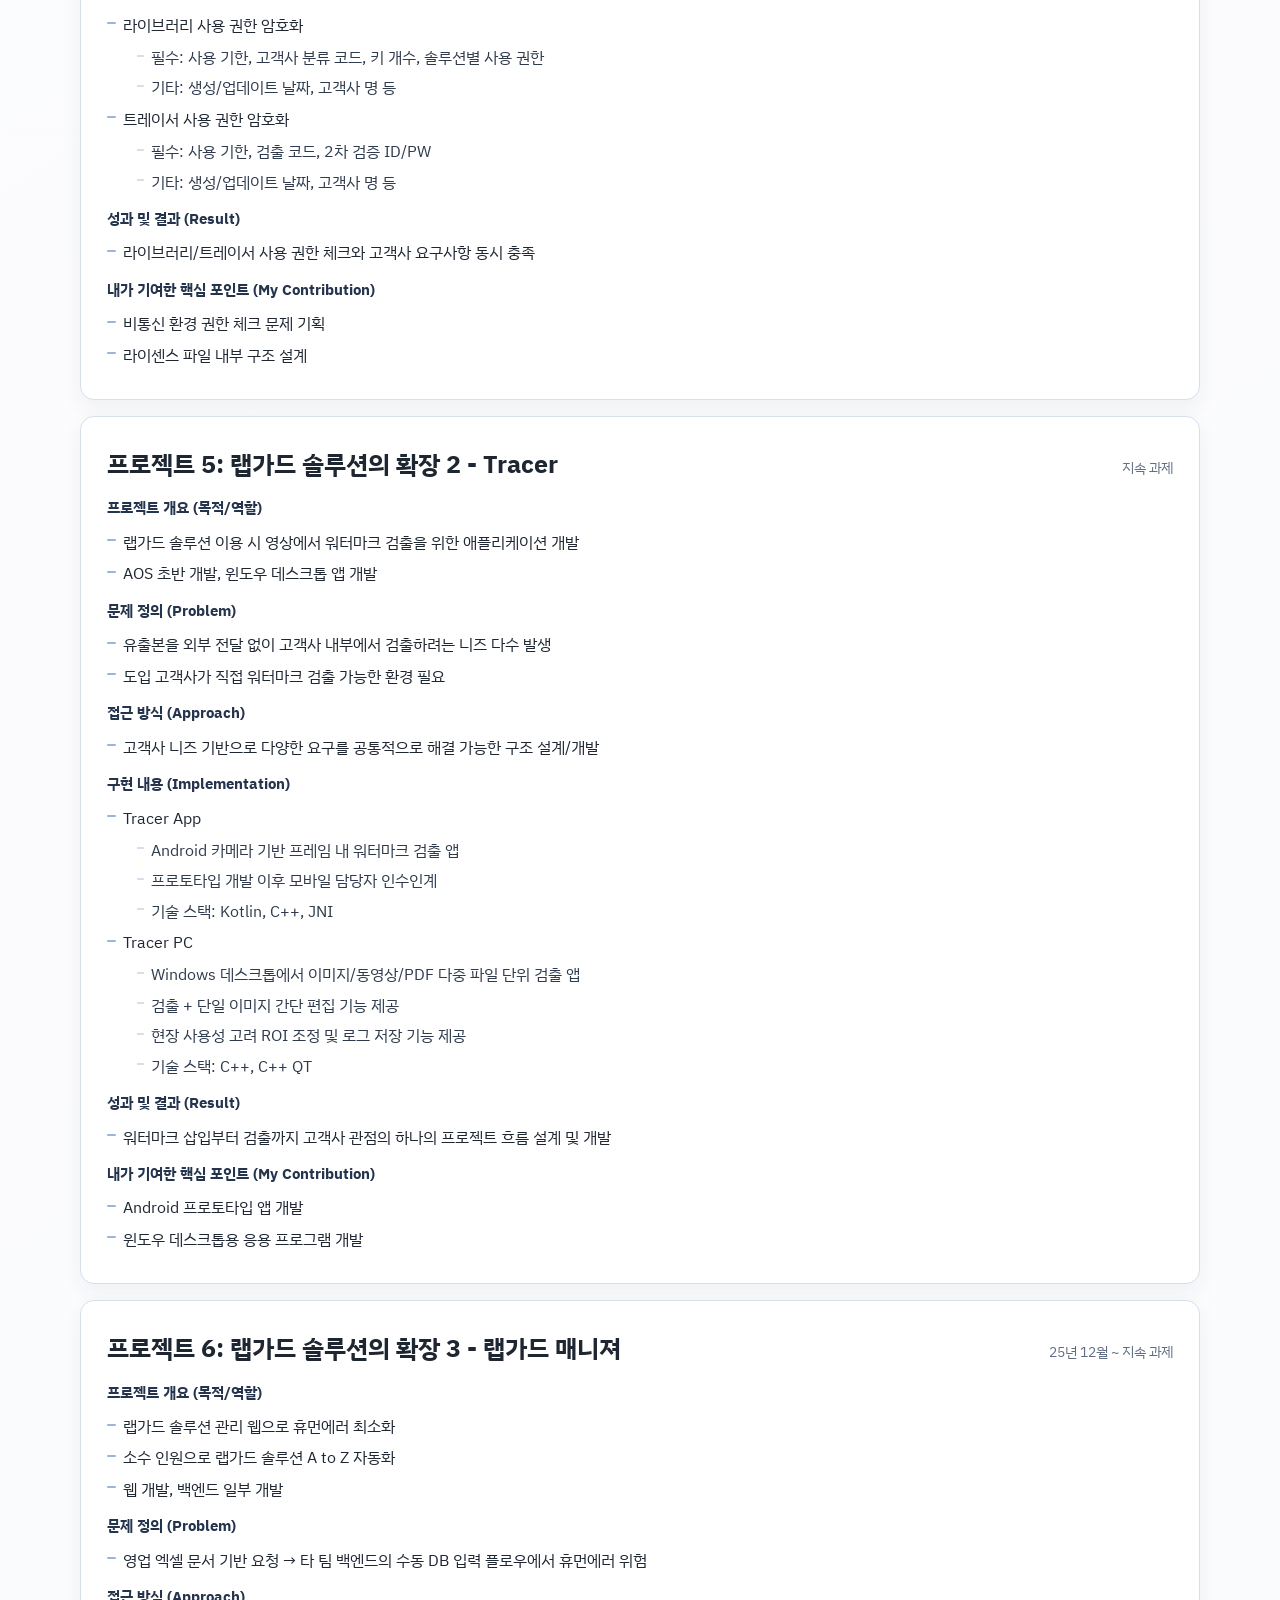
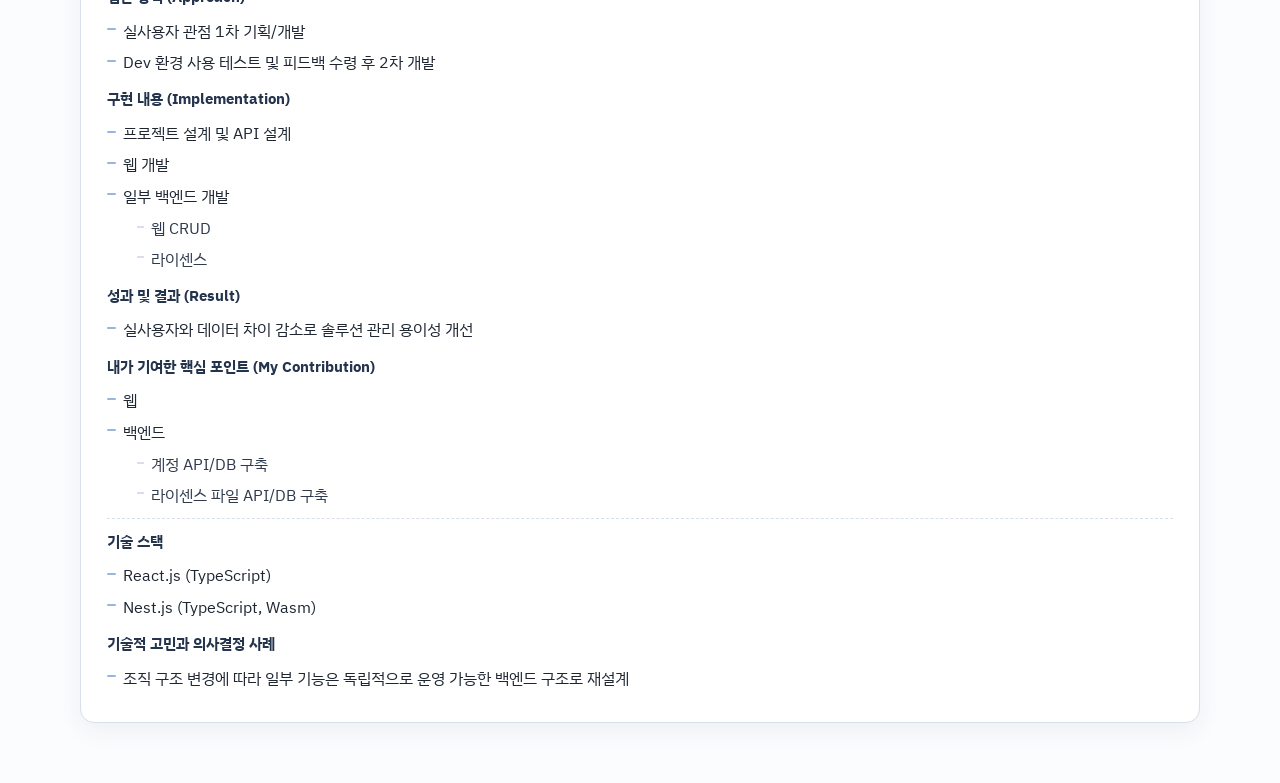
<file: pages/portfolio.html>
<!DOCTYPE html>
<html lang="ko">
<head>
  <meta charset="UTF-8" />
  <meta name="viewport" content="width=device-width, initial-scale=1.0" />
  <title>포트폴리오 | 비가시성 워터마크 엔지니어</title>
  <link rel="preconnect" href="https://fonts.googleapis.com" />
  <link rel="preconnect" href="https://fonts.gstatic.com" crossorigin />
  <link href="https://fonts.googleapis.com/css2?family=IBM+Plex+Sans+KR:wght@400;500;600;700&display=swap" rel="stylesheet" />
  <link rel="stylesheet" href="../assets/css/portfolio.css" />
</head>
<body>
  <a class="home-link" href="../index.html">메인으로</a>
  <button class="print-link" type="button" onclick="window.print()">인쇄하기</button>
  <nav class="toc" aria-label="포트폴리오 목차">
    <strong class="toc-title">목차</strong>
    <a href="#intro">지원자 이찬양 소개</a>
    <a href="#project-1">1. <color style="color : rgb(120, 144, 156); font-weight: 600;">[연구]</color> 비가시성 워터마크 연구</a>
    <a href="#project-2">2. <color style="color : rgb(129, 168, 154); font-weight: 600;">[응용]</color> 비가시성 워터마크 확장</a>
    <a href="#project-3">3. <color style="color : rgb(157, 188, 139); font-weight: 600;">[B2B]</color> 랩가드 솔루션</a>
    <a href="#project-4">4. <color style="color : rgb(196, 176, 135); font-weight: 600;">[확장]</color> License</a>
    <a href="#project-5">5. <color style="color : rgb(184, 156, 166); font-weight: 600;">[확장]</color> Tracer</a>
    <a href="#project-6">6. <color style="color : rgb(150, 150, 180); font-weight: 600;">[관리]</color> 랩가드 매니져</a>
  </nav>
  <main class="wrap">
    <section id="intro" class="panel intro-card">
      <div class="hero">
        <h1>비가시성 워터마크 연구부터 B2B 상용 솔루션 운영 자동화까지 End-to-End로 설계한 엔지니어</h1>
        </div>
      <div class="profile">
        <img class="photo" src="../assets/images/profile.jpg" alt="프로필 사진" />
        <div>
          <div class="profile-top">
            <h2>이찬양</h2>
            <p class="role">Software Engineer / Watermarking</p>
          </div>
          <div class="profile-grid">
            <div><strong>연락처</strong>010-2985-8992</div>
            <div><strong>이메일</strong>yhutcnx@gmail.com</div>
            <div><strong>학교</strong>동서울대학교 컴퓨터정보과 / 국가평생교육진흥원 컹퓨터공학</div>
            <div><strong>학위</strong>학사</div>
            <div><strong>자격증</strong>정보처리기사, SQLD, 컴퓨터활용능력 1급</div>
            <div><strong>경력</strong>5년</div>
          </div>
        </div>
      </div>

      <div class="intro-section">
        <h2>핵심 요약</h2>
        <ul>
          <li>비가시성 워터마크 알고리즘 연구 및 상용화 주도</li>
          <li>단일 C++ 코어 엔진 기반 멀티플랫폼 SDK 아키텍처 설계</li>
          <li>촬영·캡쳐·저비트·특수 포맷 등 비정형 입력 대응</li>
          <li>삽입 → 검출 → 고객 검증 툴 → 라이센스 → 운영 자동화까지 전체 흐름 설계</li>
          <li>연구 기술을 실제 매출이 발생하는 B2B 솔루션으로 전환</li>
        </ul>
      </div>
        <div class="chips">
          <span class="chip">Invisible Watermark</span>
          <span class="chip">C++</span>
          <span class="chip">Kotlin</span>
          <span class="chip">Swift</span>
          <span class="chip">React</span>
          <span class="chip">OpenCV</span>
          <span class="chip">iOS / Android / Web / Desktop</span>
          <span class="chip">LabGuard</span>
          <span class="chip">운영 자동화</span>
        </div>
      </div>

      <div class="intro-section">
        <h2>경력</h2>
        <article class="career-card">
          <div class="career-head">
            <h3>스냅태그 주식회사</h3>
            <span class="career-period">2020년 10월 ~ 재직 중 (5년 5개월)</span>
          </div>
          <div class="career-grid">
            <div><strong>직책</strong>정보보호팀 / 기술연구셀 / 대리</div>
            <div><strong>담당업무</strong>비가시성 워터마크 코어 엔진 개발 및 멀티플랫폼 SDK 아키텍처 설계</div>
          </div>
        </article>
      </div>

    </section>

    <section id="project-1" class="panel print-page">
      <div class="project-head">
        <h2>프로젝트 1: 비가시성 워터마크 연구</h2>
        <span class="project-meta">지속 과제 · 1 ~ 2명</span>
      </div>
      <figure class="project-media">

        <div class="diagram-grid">
          <article class="diagram-card flow-diagram">
            <h3>임베딩 개념도</h3>
            <ol>
              <li>Input Image</li>
              <li>Color Space Transform (RGB → Lab)</li>
              <li>Payload Encoding</li>
              <li>Adaptive Embedding</li>
              <li>Output</li>
            </ol>
          </article>

          <article class="diagram-card compare-diagram">
            <h3>RGB vs Lab 삽입 차이</h3>
            <div class="compare-columns">
              <div>
                <figure>
                  <img src="../assets/images/rgb_embed.png" alt="프로젝트 1 관련 이미지" />
                  <figcaption>RGB 채널에 "Secret" 삽입</figcaption>
                </figure>
                <figure>
                  <img src="../assets/images/rgb(b)_embed.png" alt="프로젝트 1 관련 이미지" />
                  <figcaption>B 채널 추출</figcaption>
                </figure>
                <strong>RGB 채널 삽입</strong>
                <ul>
                  <li>채널 간 간섭으로 색 번짐 위험</li>
                  <li>기존 픽셀 값에 의해 검출 안정성 저하</li>
                </ul>
              </div>
              <div>
                <figure>
                  <img src="../assets/images/lab_embed.png" alt="프로젝트 1 관련 이미지" />
                  <figcaption>Lab 색 공간에 "Secret" 삽입</figcaption>
                </figure>
                <figure>
                  <img src="../assets/images/lab(a)_embed.png" alt="프로젝트 1 관련 이미지" />
                  <figcaption>a 채널 추출</figcaption>
                </figure>
                <strong>Lab 채널 삽입</strong>
                <ul>
                  <li>지각 기반 채널 분리로 왜곡 최소화</li>
                  <li>검출 안정성 향상</li>
                </ul>
              </div>
            </div>
          </article>

          <article class="diagram-card architecture-diagram">
            <h3>아키텍처 다이어그램</h3>
            <div class="arch-layout">
              <div class="arch-root">C++ Core</div>
              <svg class="arch-svg" viewBox="0 0 1000 180" preserveAspectRatio="none" aria-hidden="true">
                <path d="M500 6 V58" />
                <path d="M170 58 H830" />
                <path d="M170 58 V126" />
                <path d="M500 58 V126" />
                <path d="M830 58 V126" />
              </svg>
              <div class="arch-branches">
                <div class="arch-node">
                  <div class="arch-node-title">Desktop</div>
                  <ul class="arch-subnodes">
                    <li>Windows</li>
                    <li>MacOS</li>
                    <li>Linux</li>
                  </ul>
                </div>
                <div class="arch-node">
                  <div class="arch-node-title">Mobile</div>
                  <ul class="arch-subnodes">
                    <li>Android (JNI)</li>
                    <li>iOS (Objc++)</li>
                  </ul>
                </div>
                <div class="arch-node">
                  <div class="arch-node-title">Web</div>
                  <ul class="arch-subnodes">
                    <li>WASM</li>
                  </ul>
                </div>
              </div>
            </div>
          </article>
        </div>

      </figure>
      <div class="block">
        <strong>프로젝트 개요 (목적/역할)</strong>
        <ul>
          <li>촬영·캡쳐 환경에서도 높은 검출률을 유지하는 비가시성 워터마크 알고리즘 연구 및 실험 환경 구축</li>
          <li>기존 프로토타입 기반 워터마크 알고리즘을 상용 수준으로 재설계</li>
          <li>비가시성 향상, 촬영 환경 검출 안정성 개선, 페이로드 복원율 개선</li>
          <li>알고리즘 실험 환경 및 멀티 플랫폼 테스트 구조 설계·구현</li>
        </ul>
      </div>
      <div class="block">
        <strong>문제 정의 (Problem)</strong>
        <ul>
          <li>기존 워터마크는 비가시성과 검출 안정성이 동시에 낮아 상용화에 한계</li>
          <li>데스크톱 중심 구조로 모바일·웹 환경 검증이 어려움</li>
          <li>팩스, 2Bit, CMYK 등 저비트·특수 포맷에서 삽입 자체가 불안정</li>
        </ul>
      </div>
      <div class="block">
        <strong>접근 방식 (Approach)</strong>
        <ul>
          <li>워터마크 삽입 및 검출을 공통 엔진 구조로 설계하고 플랫폼별 입출력만 분리</li>
          <li>모바일 환경 기반 검출 실험을 위한 파라미터 조정 앱 개발</li>
          <li>카메라를 통한 프레임 내 워터마크 검출, 이미지 검출 수행</li>
          <li>잉여 워터마크 영역 활용 추가 페이로드 삽입 구조 설계 (144bit x 3)</li>
          <li>암막 상자, 고정 조명, 디바이스 위치 고정 장치를 활용한 재현 가능한 실험 환경 구축</li>
        </ul>
      </div>
      <div class="block">
        <strong>구현 내용 (Implementation)</strong>
        <ul>
          <li>멀티 플랫폼 테스트 프레임워크 구축
            <ul>
              <li>Desktop: Windows / macOS / Linux (Docker)</li>
              <li>Mobile: iOS / Android (카메라 프레임 기반 검출)</li>
              <li>Web: 브라우저 환경 삽입·검출 테스트</li>
            </ul>
          </li>
          <li>주파수 필터 기반 워터마크 성분 추출 및 삽입 강도 조정 로직 개선</li>
          <li>디코딩 단계 검출 방식 개선</li>
          <li>워터마크 모양, 데이터 삽입 색 채널, 삽입 방식 실험</li>
          <li>RGB 기반 삽입 한계 분석 후 Lab 색 공간 기반 삽입 방식 전환
            <ul>
              <li>HVS 특성 고려</li>
              <li>L/a/b 채널 비교</li>
            </ul>
          </li>
          <li>확대/회전 판단 알고리즘 개선으로 검출 파이프라인 리소스 최적화</li>
          <li>팩스 및 2Bit 영상 환경 대응 저비트 영상용 워터마크 삽입 방식 개발</li>
          <li>워터마크 인식률 측정 객관 지표 제작 및 지표 저장 DB/백엔드/웹 개발</li>
        </ul>
      </div>
      <div class="block">
        <strong>성과 및 결과 (Result)</strong>
        <ul>
          <li>동일 조건 테스트 환경에서 기존 대비 검출 성공률 유의미하게 개선</li>
          <li>Windows 한정 디버깅 환경에서 iOS, Android, Web, Linux, MacOS, Windows 지원으로 확장</li>
          <li>Android, iOS, Windows 별도 소스 관리 환경에서 단일 소스로 프로젝트 간 차이 제거</li>
          <li>불필요한 연산 제거로 검출 알고리즘 리소스 사용량 감소</li>
          <li>특허 출원 2건: 팩스/2Bit 영상 워터마크 삽입 방식, 비가시성 강화 영상 워터마크 삽입 방식</li>
            <ul>
                <li><a href="https://patents.google.com/patent/KR20250169131A">2Bit 영상 워터마크 삽입 방식 관련 특허 (Ceased)</a></li>
                <ul>
                  <li>https://patents.google.com/patent/KR20250169131A</li>
                </ul>
                <li><a href="https://patents.google.com/patent/KR102679321B1">비가시성 강화 영상 워터마크 삽입 방식 관련 특허 (Active)</a></li>
                <ul>
                  <li>https://patents.google.com/patent/KR102679321B1</li>
                </ul>
            </ul>
          <li>비가시성과 강인성(robustness) Trade-off 기준 반복 실험으로 삽입 강도 및 패턴 구조 최적화</li>
          <li>비가시성 워터마크 기술이 사내 주력 솔루션(LabGuard) 핵심 기술로 확장</li>
        </ul>
      </div>
      <div class="block">
        <strong>내가 기여한 핵심 포인트 (My Contribution)</strong>
        <ul>
          <li>비가시성 워터마크 알고리즘 코어 로직과 실험 환경 단독 주도</li>
          <li>단일 C++ 코어 엔진 유지를 위해 JNI/Objective-C++ 브릿지 구성, 플랫폼 종속 로직과 알고리즘 코어 분리</li>
          <li>비가시성 워터마크 삽입 및 검출 알고리즘 설계</li>
          <li>멀티 플랫폼 테스트 구조 초기 설계 및 구현</li>
          <li>모바일 카메라 기반 검증 환경 직접 개발</li>
          <li>특수 포맷(팩스, 2Bit 영상) 대응 워터마크 방식 연구 및 구현</li>
        </ul>
      </div>
      <div class="block divider">
        <strong>기술 스택</strong>
        <ul>
          <li>Language: C++</li>
          <li>Platform: Windows, macOS, Linux, iOS, Android, Web</li>
          <li>Mobile
            <ul>
              <li>Android (Kotlin, JNI)</li>
              <li>iOS (Swift, Objective-C)</li>
              <li>Camera / Frame 기반 처리</li>
            </ul>
          </li>
          <li>Web: WASM</li>
          <li>Graphics / Media: OpenGL, 영상 처리 관련 라이브러리</li>
        </ul>
      </div>
    </section>

    <section id="project-2" class="panel print-page">
      <div class="project-head">
        <h2>프로젝트 2: 비가시성 워터마크의 확장</h2>
        <span class="project-meta">지속 과제 · 1 ~ 2명</span>
      </div>
      <div class="block">
        <strong>프로젝트 개요 (목적/역할)</strong>
        <ul>
          <li>비가시성 워터마크 기술을 활용하여 다양한 멀티미디어에 적용</li>
          <li>플랫폼 별 이미지, 비디오, PDF 등 다양한 멀티미디어 워터마크 적용 검토</li>
        </ul>
      </div>
      <div class="block">
        <strong>문제 정의 (Problem)</strong>
        <ul>
          <li>이미지뿐 아니라 동영상, PDF 등 다양한 대상물에 워터마크 적용 니즈 확인</li>
          <li>이미지의 DPI, Color Profile 등 다양한 옵션 적용 필요</li>
        </ul>
      </div>
      <div class="block">
        <strong>접근 방식 (Approach)</strong>
        <ul>
          <li>고객사 니즈에 따라 다양한 대상물에 비가시성 워터마크 삽입/검출 개발</li>
        </ul>
      </div>
      <div class="block">
        <strong>구현 내용 (Implementation)</strong>
        <ul>
          <li>동영상
            <ul>
              <li>FFMPEG 디코딩→프레임 삽입→재인코딩 방식 검토</li>
              <li>FFMPEG CLI Filter 기반 비가시성 워터마크 삽입/검출 채택</li>
              <li>코덱 다양성, 메타데이터 보존 고려</li>
            </ul>
          </li>
          <li>이미지
            <ul>
              <li>magick++로 CMYK 채널 지원</li>
              <li>DPI/프로파일 옵션 적용</li>
            </ul>
          </li>
          <li>PDF
            <ul>
              <li>레스터화 방식 실험 (제거 난이도↑, 용량 증가/품질 저하 발생)</li>
              <li>레이어 기반 삽입으로 전환 (용량 증가 최소화, 편집 제한 정책 보완)</li>
            </ul>
          </li>
          <li>화면(Windows): MFC를 이용해 화면에 워터마크 삽입</li>
          <li>출력물(Windows): DLL Injection으로 프린트 함수 후킹 후 인쇄 시 워터마크 삽입</li>
          <li>팩스: 2Bit 이미지 워터마크 삽입</li>
        </ul>
      </div>
      <div class="block">
        <strong>성과 및 결과 (Result)</strong>
        <ul>
          <li>사내 주력 사업인 랩가드 솔루션으로 발전</li>
          <li>사내 포토카드 사업으로 발전</li>
        </ul>
      </div>
      <div class="block">
        <strong>내가 기여한 핵심 포인트 (My Contribution)</strong>
        <ul>
          <li>각 멀티미디어 워터마크 삽입 검토</li>
          <li>기능 별 라이브러리화를 진행하여 배포 및 재사용 가능하도록 개발</li>
        </ul>
      </div>
      <div class="block">
        <strong>기술적 고민과 의사결정 사례</strong>
        <ul>
          <li>PDF 레스터화 미채택 이유
            <ul>
              <li>보안도 중요하지만 우선 사용성 문제가 없어야 함</li>
              <li>용량 증가 억제를 우선 판단</li>
            </ul>
          </li>
          <li>FFMPEG CLI Filter 선택 이유
            <ul>
              <li>디코딩→인코딩 전체 처리 시 코덱 다양성 처리 부담 존재</li>
              <li>메타데이터 보존/처리 부담이 커 Filter 전략 채택</li>
            </ul>
          </li>
        </ul>
      </div>
      <div class="block divider">
        <strong>기술 스택</strong>
        <ul>
          <li>Language: C++</li>
          <li>Platform: Windows, macOS, Linux, iOS, Android, Web</li>
          <li>Video
            <ul>
              <li>Android(OpenGL)</li>
              <li>iOS(AVMutableVideoComposition)</li>
              <li>Web(ffmpeg)</li>
              <li>Desktop(ffmpeg)</li>
            </ul>
          </li>
          <li>Image
            <ul>
              <li>Desktop(magick++)</li>
            </ul>
          </li>
          <li>PDF
            <ul>
              <li>Desktop(podofo, mupdf)</li>
            </ul>
          </li>
          <li>화면: MFC</li>
          <li>출력물: MFC</li>
          <li>팩스: Desktop(Magick++)</li>
        </ul>
      </div>
    </section>

    <section id="project-3" class="panel print-page">
      <div class="project-head">
        <h2>프로젝트 3: 랩가드 솔루션</h2>
        <span class="project-meta">지속 과제 · 4 ~ 6명 · SDK</span>
      </div>
      <figure class="project-media">
        <article class="diagram-card architecture-diagram">
          <h3>아키텍처 다이어그램</h3>
          <div class="arch-layout">
            <div class="arch-root">C++ Core</div>
            <svg class="arch-svg" viewBox="0 0 1000 180" preserveAspectRatio="none" aria-hidden="true">
              <path d="M500 6 V56" />
              <path d="M130 56 H870" />
              <path d="M130 56 V126" />
              <path d="M315 56 V126" />
              <path d="M500 56 V126" />
              <path d="M685 56 V126" />
              <path d="M870 56 V126" />
            </svg>
            <div class="arch-branches arch-branches-five">
              <div class="arch-node">
                <div class="arch-node-title">LabGuard-S</div>
                <ul class="arch-subnodes">
                  <li>Windows</li>
                </ul>
              </div>
              <div class="arch-node">
                <div class="arch-node-title">LabGuard-P</div>
                <ul class="arch-subnodes">
                  <li>Windows</li>
                </ul>
              </div>
              <div class="arch-node">
                <div class="arch-node-title">LabGuard-M</div>
                <ul class="arch-subnodes">
                  <li>JNI / Obj-C</li>
                </ul>
              </div>
              <div class="arch-node">
                <div class="arch-node-title">LabGuard-W</div>
                <ul class="arch-subnodes">
                  <li>WASM</li>
                </ul>
              </div>
              <div class="arch-node">
                <div class="arch-node-title">LabGuard-F</div>
                <ul class="arch-subnodes">
                  <li>+ ffmpeg</li>
                  <li>+ magick++</li>
                  <li>+ podofo / mupdf</li>
                </ul>
              </div>
            </div>
          </div>
        </article>

      </figure>

      <div class="block">
        <strong>프로젝트 개요 (목적/역할)</strong>
        <ul>
          <li>워터마크 적용 대상물 유출 시 유출본에서 워터마크 검출로 유출자 특정하는 B2B 솔루션 개발</li>
          <li>LabGuard 전 제품군 초기 프로토타입 개발</li>
          <li>공통 코어 기반 SDK 아키텍처 설계 및 플랫폼별 담당자 기술 인수인계</li>
        </ul>
      </div>
      <div class="block">
        <strong>문제 정의 (Problem)</strong>
        <ul>
          <li>니즈 파악 및 검토 완료 후 각 분야별 솔루션 정의 필요</li>
          <li>실사용 가능 형태의 SDK화 및 전달 필요</li>
        </ul>
      </div>
      <div class="block">
        <strong>접근 방식 (Approach)</strong>
        <ul>
          <li>고객사/파트너사가 실제 사용할 수 있는 SDK 형태로 제작 및 배포</li>
        </ul>
      </div>
      <div class="block">
        <strong>구현 내용 (Implementation)</strong>
        <ul>
          <li>LabGuard-S
            <ul>
              <li>Windows/MacOS 화면 워터마크 솔루션</li>
              <li>파트너 보안 에이전트 연동</li>
            </ul>
          </li>
          <li>LabGuard-P
            <ul>
              <li>Windows 화면 워터마크 솔루션</li>
              <li>파트너 보안 에이전트 연동</li>
            </ul>
          </li>
          <li>LabGuard-M
            <ul>
              <li>고객사 앱 내 Mobile 워터마크 출력 SDK</li>
              <li>Android SDK 개발 후 모바일 팀 인수인계</li>
            </ul>
          </li>
          <li>LabGuard-W
            <ul>
              <li>고객사 웹 내 Web 워터마크 출력 SDK</li>
              <li>Web SDK 개발 후 프론트엔드 담당자 인수인계</li>
            </ul>
          </li>
          <li>LabGuard-F
            <ul>
              <li>이미지/동영상/PDF 워터마크 출력 솔루션</li>
            </ul>
          </li>
        </ul>
      </div>
      <div class="block">
        <strong>성과 및 결과 (Result)</strong>
        <ul>
          <li>대기업 계열사 및 국가기관 도입</li>
          <li>연구 → SDK → 상용 배포까지 전환 성공</li>
        </ul>
      </div>
      <div class="block">
        <strong>내가 기여한 핵심 포인트 (My Contribution)</strong>
        <ul>
          <li>모든 솔루션 최초 프로토타입 개발</li>
          <li>M과 W는 이후 각 담당자에게 인수인계</li>
        </ul>
      </div>
      <div class="block divider">
        <strong>기술 스택</strong>
        <ul>
          <li>Language: C++</li>
        </ul>
      </div>
    </section>

    <section id="project-4" class="panel print-page">
      <div class="project-head">
        <h2>프로젝트 4: 랩가드 솔루션의 확장 1 - License</h2>
        <span class="project-meta">지속 과제</span>
      </div>
      <div class="block">
        <strong>프로젝트 개요 (목적/역할)</strong>
        <ul>
          <li>랩가드 솔루션 이용 권한을 담는 라이센스 파일 설계</li>
          <li>라이센스 내부 구조 설계</li>
        </ul>
      </div>
      <div class="block">
        <strong>문제 정의 (Problem)</strong>
        <ul>
          <li>다수 고객사 내부망 환경으로 서버 통신 기반 권한 체크 제약</li>
          <li>On-premise 서버 설치 또한 인력/경험 측면 제약</li>
        </ul>
      </div>
      <div class="block">
        <strong>접근 방식 (Approach)</strong>
        <ul>
          <li>오프라인 환경 동작 가능한 권한 검증 구조 설계</li>
          <li>라이센스 파일 위변조 방지 암호화 및 무결성 검증 로직 설계</li>
        </ul>
      </div>
      <div class="block">
        <strong>구현 내용 (Implementation)</strong>
        <ul>
          <li>라이브러리 사용 권한 암호화
            <ul>
              <li>필수: 사용 기한, 고객사 분류 코드, 키 개수, 솔루션별 사용 권한</li>
              <li>기타: 생성/업데이트 날짜, 고객사 명 등</li>
            </ul>
          </li>
          <li>트레이서 사용 권한 암호화
            <ul>
              <li>필수: 사용 기한, 검출 코드, 2차 검증 ID/PW</li>
              <li>기타: 생성/업데이트 날짜, 고객사 명 등</li>
            </ul>
          </li>
        </ul>
      </div>
      <div class="block">
        <strong>성과 및 결과 (Result)</strong>
        <ul>
          <li>라이브러리/트레이서 사용 권한 체크와 고객사 요구사항 동시 충족</li>
        </ul>
      </div>
      <div class="block">
        <strong>내가 기여한 핵심 포인트 (My Contribution)</strong>
        <ul>
          <li>비통신 환경 권한 체크 문제 기획</li>
          <li>라이센스 파일 내부 구조 설계</li>
        </ul>
      </div>
    </section>

    <section id="project-5" class="panel print-page">
      <div class="project-head">
        <h2>프로젝트 5: 랩가드 솔루션의 확장 2 - Tracer</h2>
        <span class="project-meta">지속 과제</span>
      </div>

      <div class="block">
        <strong>프로젝트 개요 (목적/역할)</strong>
        <ul>
          <li>랩가드 솔루션 이용 시 영상에서 워터마크 검출을 위한 애플리케이션 개발</li>
          <li>AOS 초반 개발, 윈도우 데스크톱 앱 개발</li>
        </ul>
      </div>
      <div class="block">
        <strong>문제 정의 (Problem)</strong>
        <ul>
          <li>유출본을 외부 전달 없이 고객사 내부에서 검출하려는 니즈 다수 발생</li>
          <li>도입 고객사가 직접 워터마크 검출 가능한 환경 필요</li>
        </ul>
      </div>
      <div class="block">
        <strong>접근 방식 (Approach)</strong>
        <ul>
          <li>고객사 니즈 기반으로 다양한 요구를 공통적으로 해결 가능한 구조 설계/개발</li>
        </ul>
      </div>
      <div class="block">
        <strong>구현 내용 (Implementation)</strong>
        <ul>
          <li>Tracer App
            <ul>
              <li>Android 카메라 기반 프레임 내 워터마크 검출 앱</li>
              <li>프로토타입 개발 이후 모바일 담당자 인수인계</li>
              <li>기술 스택: Kotlin, C++, JNI</li>
            </ul>
          </li>
          <li>Tracer PC
            <ul>
              <li>Windows 데스크톱에서 이미지/동영상/PDF 다중 파일 단위 검출 앱</li>
              <li>검출 + 단일 이미지 간단 편집 기능 제공</li>
              <li>현장 사용성 고려 ROI 조정 및 로그 저장 기능 제공</li>
              <li>기술 스택: C++, C++ QT</li>
            </ul>
          </li>
        </ul>
      </div>
      <div class="block">
        <strong>성과 및 결과 (Result)</strong>
        <ul>
          <li>워터마크 삽입부터 검출까지 고객사 관점의 하나의 프로젝트 흐름 설계 및 개발</li>
        </ul>
      </div>
      <div class="block">
        <strong>내가 기여한 핵심 포인트 (My Contribution)</strong>
        <ul>
          <li>Android 프로토타입 앱 개발</li>
          <li>윈도우 데스크톱용 응용 프로그램 개발</li>
        </ul>
      </div>
    </section>

    <section id="project-6" class="panel print-page">
      <div class="project-head">
        <h2>프로젝트 6: 랩가드 솔루션의 확장 3 - 랩가드 매니져</h2>
        <span class="project-meta">25년 12월 ~ 지속 과제</span>
      </div>
      <div class="block">
        <strong>프로젝트 개요 (목적/역할)</strong>
        <ul>
          <li>랩가드 솔루션 관리 웹으로 휴먼에러 최소화</li>
          <li>소수 인원으로 랩가드 솔루션 A to Z 자동화</li>
          <li>웹 개발, 백엔드 일부 개발</li>
        </ul>
      </div>
      <div class="block">
        <strong>문제 정의 (Problem)</strong>
        <ul>
          <li>영업 엑셀 문서 기반 요청 → 타 팀 백엔드의 수동 DB 입력 플로우에서 휴먼에러 위험</li>
        </ul>
      </div>
      <div class="block">
        <strong>접근 방식 (Approach)</strong>
        <ul>
          <li>실사용자 관점 1차 기획/개발</li>
          <li>Dev 환경 사용 테스트 및 피드백 수령 후 2차 개발</li>
        </ul>
      </div>
      <div class="block">
        <strong>구현 내용 (Implementation)</strong>
        <ul>
          <li>프로젝트 설계 및 API 설계</li>
          <li>웹 개발</li>
          <li>일부 백엔드 개발
            <ul>
              <li>웹 CRUD</li>
              <li>라이센스</li>
            </ul>
          </li>
        </ul>
      </div>
      <div class="block">
        <strong>성과 및 결과 (Result)</strong>
        <ul>
          <li>실사용자와 데이터 차이 감소로 솔루션 관리 용이성 개선</li>
        </ul>
      </div>
      <div class="block">
        <strong>내가 기여한 핵심 포인트 (My Contribution)</strong>
        <ul>
          <li>웹</li>
          <li>백엔드
            <ul>
              <li>계정 API/DB 구축</li>
              <li>라이센스 파일 API/DB 구축</li>
            </ul>
          </li>
        </ul>
      </div>
      <div class="block divider">
        <strong>기술 스택</strong>
        <ul>
          <li>React.js (TypeScript)</li>
          <li>Nest.js (TypeScript, Wasm)</li>
        </ul>
      </div>
      <div class="block">
        <strong>기술적 고민과 의사결정 사례</strong>
        <ul>
          <li>조직 구조 변경에 따라 일부 기능은 독립적으로 운영 가능한 백엔드 구조로 재설계</li>
        </ul>
      </div>
    </section>
  </main>
</body>
</html>
</file>
<file: assets/css/main.css>
:root {
  --bg-1: #f6efe4;
  --bg-2: #dce7f9;
  --ink: #172033;
  --muted: #4d5e78;
  --card-line: rgba(23, 32, 51, 0.14);
  --white: #ffffff;
  --intro: #ff835f;
  --portfolio: #2d70d6;
}

* {
  box-sizing: border-box;
}

img {
  filter: none;
}
body {
  margin: 0;
  min-height: 100vh;
  color: var(--ink);
  font-family: "Noto Sans KR", sans-serif;
  background:
    radial-gradient(1100px 500px at 7% 8%, rgba(255, 131, 95, 0.2), transparent 68%),
    radial-gradient(900px 460px at 95% 94%, rgba(45, 112, 214, 0.22), transparent 70%),
    linear-gradient(140deg, var(--bg-1), var(--bg-2));
  display: grid;
  place-items: center;
  padding: 36px 18px;
}

.landing {
  width: min(980px, 100%);
}

.eyebrow {
  margin: 0;
  letter-spacing: 0.16em;
  font-family: "Outfit", sans-serif;
  font-size: 0.82rem;
  color: #2f3f5c;
}

h1 {
  margin: 10px 0 12px;
  font-size: clamp(1.7rem, 4.7vw, 3rem);
  line-height: 1.2;
}

.subtitle {
  margin: 0;
  color: var(--muted);
}

.card-grid {
  margin-top: 30px;
  display: grid;
  grid-template-columns: repeat(2, minmax(0, 1fr));
  gap: 18px;
}

.nav-card {
  position: relative;
  text-decoration: none;
  color: inherit;
  background: linear-gradient(180deg, rgba(255, 255, 255, 0.86), rgba(255, 255, 255, 0.96));
  border: 1px solid var(--card-line);
  border-radius: 20px;
  padding: 28px;
  min-height: 270px;
  display: grid;
  grid-template-rows: auto auto 1fr auto;
  gap: 10px;
  box-shadow: 0 18px 40px rgba(20, 33, 57, 0.1);
  transform: translateY(0);
  transition: transform 0.26s ease, box-shadow 0.26s ease, border-color 0.26s ease;
}

.nav-card::after {
  content: "";
  position: absolute;
  inset: auto 20px 18px;
  height: 4px;
  border-radius: 99px;
  opacity: 0.68;
}

.nav-card:hover {
  transform: translateY(-7px);
}

.nav-card h2 {
  margin: 0;
  font-size: clamp(1.25rem, 3vw, 1.8rem);
}

.nav-card p {
  margin: 0;
  color: var(--muted);
}

.badge {
  width: fit-content;
  font-family: "Outfit", sans-serif;
  font-size: 0.76rem;
  letter-spacing: 0.09em;
  border-radius: 99px;
  padding: 6px 11px;
  color: #fff;
}

.action {
  font-weight: 700;
  font-size: 0.92rem;
}

.intro .badge {
  background: var(--intro);
}

.intro::after {
  background: linear-gradient(90deg, rgba(255, 131, 95, 0.8), rgba(255, 131, 95, 0.1));
}

.intro:hover {
  border-color: rgba(255, 131, 95, 0.45);
  box-shadow: 0 20px 44px rgba(146, 65, 39, 0.22);
}

.portfolio .badge {
  background: var(--portfolio);
}

.portfolio::after {
  background: linear-gradient(90deg, rgba(45, 112, 214, 0.82), rgba(45, 112, 214, 0.1));
}

.portfolio:hover {
  border-color: rgba(45, 112, 214, 0.45);
  box-shadow: 0 20px 44px rgba(30, 74, 143, 0.24);
}

@media (max-width: 820px) {
  .card-grid {
    grid-template-columns: 1fr;
  }

  .nav-card {
    min-height: 220px;
  }
}
</file>
<file: assets/css/portfolio.css>
@page {
  size: A4;
  margin: 10mm;
}

:root {
  --bg: #f3f5f8;
  --bg-soft: #eef2f7;
  --card: #ffffff;
  --text: #1e2632;
  --muted: #5f6e84;
  --line: #d7dfeb;
  --accent: #2f66c9;
  --chip: #edf3ff;
  --shadow: 0 8px 22px rgba(31, 43, 68, 0.06);
  --radius: 14px;
}

* {
  box-sizing: border-box;
}

html {
  scroll-behavior: smooth;
}

body {
  margin: 0;
  font-family: "IBM Plex Sans KR", sans-serif;
  color: var(--text);
  line-height: 1.65;
  background:
    linear-gradient(180deg, rgba(255, 255, 255, 0.75), rgba(255, 255, 255, 0.75)),
    linear-gradient(145deg, var(--bg), var(--bg-soft));
}

.home-link {
  position: fixed;
  top: 20px;
  left: 20px;
  z-index: 10;
  text-decoration: none;
  color: #224985;
  background: rgba(255, 255, 255, 0.95);
  border: 1px solid #c8d7f0;
  border-radius: 999px;
  padding: 8px 14px;
  font-size: 0.88rem;
  box-shadow: 0 8px 18px rgba(30, 50, 85, 0.12);
}

.print-link {
  position: fixed;
  top: 20px;
  left: 110px;
  z-index: 10;
  text-decoration: none;
  color: #224985;
  background: rgba(255, 255, 255, 0.95);
  border: 1px solid #c8d7f0;
  border-radius: 999px;
  padding: 8px 14px;
  font-size: 0.88rem;
  box-shadow: 0 8px 18px rgba(30, 50, 85, 0.12);
  font-family: inherit;
  cursor: pointer;
}

.toc {
  display: none;
}

.toc-title {
  display: block;
  margin-bottom: 10px;
  font-size: 0.88rem;
  letter-spacing: 0.12em;
  color: #5d7191;
}

.toc a {
  display: block;
  padding: 9px 10px;
  border-radius: 10px;
  text-decoration: none;
  color: #2a3f62;
  font-size: 0.9rem;
  line-height: 1.45;
  transition: background-color 0.2s ease, color 0.2s ease, transform 0.2s ease;
}

.toc a:hover {
  background: #eef4ff;
  color: #1f4f9b;
  transform: translateX(2px);
}

.wrap {
  width: min(1120px, 92vw);
  margin: 34px auto 60px;
  display: grid;
  gap: 16px;
}

.panel {
  background: var(--card);
  border: 1px solid var(--line);
  border-radius: var(--radius);
  box-shadow: var(--shadow);
  padding: 26px;
}

.profile {
  display: grid;
  grid-template-columns: 130px 1fr;
  gap: 18px;
  align-items: start;
}

.photo {
  width: 130px;
  height: 180px;
  border-radius: 14px;
  border: 1px solid var(--line);
  object-fit: cover;
  background: #eef3fb;
}

.profile-top {
  display: flex;
  align-items: baseline;
  justify-content: space-between;
  gap: 12px;
  flex-wrap: wrap;
}

.profile-top h2 {
  margin: 0;
  font-size: 1.3rem;
}

.role {
  color: var(--muted);
  font-size: 0.94rem;
  margin: 0;
}

.profile-grid {
  margin-top: 10px;
  display: grid;
  grid-template-columns: repeat(2, minmax(210px, 1fr));
  gap: 6px 18px;
  font-size: 0.95rem;
}

.profile-grid strong {
  color: #2a3f62;
  margin-right: 6px;
}

.profile-note {
  margin-top: 10px;
  color: var(--muted);
  font-size: 0.85rem;
}

.intro-card {
  display: grid;
  gap: 0;
}

.intro-section {
  margin-top: 16px;
  padding-top: 16px;
  border-top: 1px solid var(--line);
}

.hero h1 {
  margin: 0;
  margin-bottom: 30px;
  font-weight: 600;
  letter-spacing: -0.01em;
  font-size: clamp(1.0rem, 2.4vw, 1.6rem);
  line-height: 1.45;
}

.hero p {
  margin: 10px 0 0;
  color: var(--muted);
}

.chips {
  margin-top: 16px;
  display: flex;
  flex-wrap: wrap;
  gap: 9px;
}

.chip {
  background: var(--chip);
  color: #23498b;
  border: 1px solid #d4e2fb;
  border-radius: 999px;
  padding: 5px 11px;
  font-size: 0.85rem;
  font-weight: 500;
}

h2 {
  margin: 0 0 10px;
  font-size: 1.06rem;
}

h3 {
  margin: 0;
  font-size: 1rem;
}

.career-card {
  margin-top: 10px;
  border: 1px solid var(--line);
  border-radius: 12px;
  padding: 14px;
  background: linear-gradient(180deg, #ffffff, #fbfcff);
}

.career-head {
  display: flex;
  justify-content: space-between;
  align-items: baseline;
  gap: 10px;
  flex-wrap: wrap;
  padding-bottom: 8px;
  border-bottom: 1px dashed var(--line);
}

.career-head h3 {
  font-size: 1.03rem;
}

.career-period {
  color: var(--muted);
  font-size: 0.9rem;
}

.career-grid {
  margin-top: 10px;
  display: grid;
  gap: 8px;
}

.career-grid strong {
  display: inline-block;
  min-width: 64px;
  color: #24344d;
  margin-right: 8px;
}

.project {
  border: 1px solid var(--line);
  border-radius: 12px;
  padding: 16px;
  margin-top: 12px;
  background: #fff;
}

.project-head {
  display: flex;
  align-items: baseline;
  justify-content: space-between;
  gap: 10px;
  flex-wrap: wrap;
  break-after: avoid-page;
  page-break-after: avoid;
}

.project-head h2 {
  margin: 0;
  font-size: 25px;
}

.project-meta {
  color: var(--muted);
  font-size: 0.9rem;
  white-space: nowrap;
}

.meta {
  font-size: 0.92rem;
  color: var(--muted);
  margin-top: 2px;
}

.project-media {
  margin: 12px 0 2px;
  break-before: avoid-page;
  page-break-before: avoid;
  break-after: avoid-page;
  page-break-after: avoid;
}

.project-media img {
  width: 100%;
  max-height: 360px;
  object-fit: cover;
  border: 1px solid var(--line);
  border-radius: 10px;
  background: #f4f7fc;
}

.project-media figcaption {
  margin-top: 6px;
  font-size: 0.84rem;
  color: var(--muted);
}

.diagram-grid {
  margin-top: 14px;
  display: grid;
  gap: 12px;
}

.diagram-card {
  border: 1px solid var(--line);
  border-radius: 12px;
  padding: 14px;
  background: linear-gradient(180deg, #ffffff, #f8fbff);
}

.diagram-card h3 {
  margin: 0 0 10px;
  font-size: 0.96rem;
  color: #1f3f73;
}

.flow-diagram ol {
  margin: 0;
  padding: 0;
  list-style: none;
  display: grid;
  grid-template-columns: repeat(5, minmax(0, 1fr));
  gap: 18px;
  align-items: stretch;
}

.flow-diagram li {
  margin: 0;
  padding: 8px 10px;
  border: 1px solid #d7e4fb;
  border-radius: 9px;
  background: #f5f9ff;
  font-size: 0.9rem;
  min-height: 54px;
  display: flex;
  align-items: center;
  justify-content: center;
  text-align: center;
  line-height: 1.35;
}

.flow-diagram li::before {
  content: none;
}

.flow-diagram li + li {
  position: relative;
}

.flow-diagram li + li::after {
  content: "→";
  position: absolute;
  left: -18px;
  width: 18px;
  text-align: center;
  top: 50%;
  transform: translateY(-50%);
  font-weight: 600;
  color: #5d7fb8;
}

.compare-columns {
  display: grid;
  grid-template-columns: repeat(2, minmax(0, 1fr));
  gap: 10px;
}

.compare-columns > div {
  border: 1px solid #d8e2f3;
  border-radius: 10px;
  padding: 10px;
  background: #fff;
}

.compare-columns strong {
  display: inline-block;
  margin-bottom: 3px;
  color: #2a4d86;
  font-size: 0.88rem;
}

.compare-columns ul {
  margin: 0;
  padding-left: 0;
}

.compare-columns li {
  margin: 4px 0;
  padding-left: 14px;
  font-size: 0.85rem;
}

.architecture-diagram {
  background: linear-gradient(180deg, #f8fbff, #f2f7ff);
}

.arch-layout {
  position: relative;
}

.arch-root {
  position: relative;
  margin: 0 auto;
  width: fit-content;
  min-width: 145px;
  text-align: center;
  padding: 8px 14px;
  border-radius: 999px;
  border: 1px solid #c7d9f8;
  background: #eaf2ff;
  color: #1f4178;
  font-weight: 600;
  font-size: 0.88rem;
  z-index: 2;
}

.arch-root::after {
  content: none;
}

.arch-svg {
  position: absolute;
  left: 0;
  top: 38px;
  width: 100%;
  height: 94px;
  pointer-events: none;
  z-index: 1;
}

.arch-svg path {
  fill: none;
  stroke: #9eb7e3;
  stroke-width: 2;
  stroke-linecap: round;
  stroke-linejoin: round;
}

.arch-branches {
  margin-top: 56px;
  position: relative;
  display: grid;
  grid-template-columns: repeat(3, minmax(0, 1fr));
  gap: 10px;
  z-index: 2;
}

.arch-branches-five {
  grid-template-columns: repeat(5, minmax(0, 1fr));
}

.arch-branches-five .arch-node-title {
  font-size: 0.8rem;
}

.arch-branches-five .arch-subnodes li {
  font-size: 0.76rem;
}

.arch-branches-seven {
  grid-template-columns: repeat(7, minmax(0, 1fr));
}

.arch-branches-seven .arch-node-title {
  font-size: 0.74rem;
}

.arch-branches-seven .arch-subnodes li {
  font-size: 0.72rem;
  padding: 5px 6px;
}

.arch-node {
  position: relative;
  border: 1px solid #d3e0f6;
  border-radius: 10px;
  background: #fff;
  padding: 8px 8px 9px;
  font-size: 0.84rem;
  color: #24436f;
}

.arch-node-title {
  text-align: center;
  font-weight: 600;
  font-size: 0.85rem;
  color: #1f4178;
}

.arch-subnodes {
  margin-top: 8px;
  padding-top: 8px;
  border-top: 1px dashed #cfe0fb;
  display: grid;
  gap: 6px;
}

.arch-subnodes li {
  margin: 0;
  padding: 6px 8px;
  border: 1px solid #dce8fb;
  border-radius: 8px;
  background: #f7faff;
  text-align: center;
  font-size: 0.8rem;
  line-height: 1.35;
}

.arch-subnodes li::before {
  content: none;
}

.arch-node::before {
  content: none;
}

.block {
  margin-top: 10px;
}

.block strong {
  display: inline-block;
  margin-bottom: 3px;
  font-size: 0.93rem;
  color: #24344d;
}

ul {
  margin: 0;
  padding-left: 0;
  list-style: none;
}

ul ul {
  margin-top: 6px;
  padding-left: 14px;
}

li {
  position: relative;
  margin: 5px 0;
  padding-left: 16px;
}

li::before {
  content: "";
  position: absolute;
  left: 0;
  top: 0.72em;
  width: 9px;
  height: 2px;
  border-radius: 999px;
  background: #9bb3de;
  transform: translateY(-50%);
}

ul ul li {
  margin: 4px 0;
  padding-left: 14px;
  color: #2f3b4d;
}

ul ul li::before {
  width: 7px;
  height: 1px;
  background: #aebcd8;
}

.divider {
  border-top: 1px dashed var(--line);
  margin-top: 10px;
  padding-top: 9px;
}

.footer {
  text-align: center;
  color: var(--muted);
  font-size: 0.84rem;
}

.print-page {
  break-before: page;
  page-break-before: always;
}

.panel,
.block {
  break-inside: avoid-page;
  page-break-inside: avoid;
}

@media screen and (min-width: 1680px) {
  .toc {
    display: block;
    position: fixed;
    top: 84px;
    left: 20px;
    z-index: 9;
    width: 240px;
    max-height: calc(100vh - 108px);
    overflow-y: auto;
    padding: 14px;
    border: 1px solid #d4ddec;
    border-radius: 16px;
    background: rgba(255, 255, 255, 0.9);
    box-shadow: 0 10px 24px rgba(31, 43, 68, 0.08);
    backdrop-filter: blur(8px);
  }

  .wrap {
    width: min(1120px, calc(100vw - 560px));
    margin: 34px auto 60px;
  }

  .panel {
    scroll-margin-top: 24px;
  }
}

@media print {
  @page {
    size: A4;
    margin: 10mm;
  }

  html {
    font-size: 14px;
  }

  body {
    background: #fff;
    color: #1c2431;
    -webkit-print-color-adjust: exact;
    print-color-adjust: exact;
    font-size: 9.5pt;
    line-height: 1.42;
  }

  .home-link,
  .print-link,
  .toc,
  .about-grid,
  .card-cta {
    display: none !important;
  }

  .section {
    width: 100%;
    margin: 0;
    padding: 0;
  }

  .section-header {
    display: none !important;
  }

  .panel.intro-card {
    display: grid;
    gap: 0;
    border: 1px solid #cfd8e5;
    background: #fff;
    border-radius: 0;
    box-shadow: none;
    padding: 7mm;
    margin-bottom: 4mm;
    break-inside: avoid-page;
    page-break-inside: avoid;
  }

  .hero h1 {
    margin: 0;
    margin-bottom: 30px;
    font-weight: 600;
    letter-spacing: -0.01em;
    font-size: 15.5pt;
    line-height: 1.3;
    color: #1e2632;
  }

  .profile {
    display: grid;
    grid-template-columns: 130px 1fr;
    gap: 18px;
    align-items: start;
  }

  .photo {
    width: 110px;
    height: 150px;
    border: 1px solid #d7dfeb;
    border-radius: 14px;
    object-fit: cover;
    background: #eef3fb;
  }

  .profile-top h2 {
    margin: 0;
    font-size: 13pt;
    color: #1e2632;
    white-space: nowrap;
  }

  .role {
    color: #5f6e84;
    font-size: 9pt;
    margin: 0;
    white-space: nowrap;
  }

  .profile-top {
    display: flex;
    align-items: baseline;
    justify-content: space-between;
    gap: 12px;
    flex-wrap: nowrap;
  }

  .profile-grid {
    margin-top: 10px;
    display: grid;
    grid-template-columns: repeat(2, minmax(0, 1fr));
    gap: 6px 18px;
    font-size: 9pt;
    color: #24334a;
  }

  .profile-grid strong {
    color: #2a3f62;
    margin-right: 6px;
  }

  .intro-section {
    margin-top: 16px;
    padding-top: 16px;
    border-top: 1px solid #d7dfeb;
  }

  .intro-section h2 {
    margin: 0 0 10px;
    font-size: 10pt;
    color: #1e2632;
  }

  .career-card {
    margin-top: 10px;
    border: 1px solid #d7dfeb;
    border-radius: 12px;
    padding: 14px;
    background: linear-gradient(180deg, #ffffff, #fbfcff);
  }

  .career-head {
    display: flex;
    justify-content: space-between;
    align-items: baseline;
    gap: 10px;
    flex-wrap: wrap;
    padding-bottom: 8px;
    border-bottom: 1px dashed #d7dfeb;
  }

  .career-head h3 {
    margin: 0;
    font-size: 9.75pt;
    color: #1e2632;
  }

  .career-period {
    color: #5f6e84;
    font-size: 8.5pt;
  }

  .career-grid {
    margin-top: 10px;
    display: grid;
    gap: 8px;
    font-size: 9pt;
    color: #24334a;
  }

  .career-grid strong {
    display: inline-block;
    min-width: 64px;
    margin-right: 8px;
    color: #24344d;
  }

  .intro-section li {
    margin: 5px 0;
    font-size: 9pt;
    line-height: 1.5;
  }

  .chips {
    margin-top: 16px;
    display: flex;
    flex-wrap: wrap;
    gap: 9px;
  }

  .chip {
    border: 1px solid #c8d7f0;
    background: #fff;
    color: #23498b;
    border-radius: 999px;
    padding: 5px 11px;
    font-size: 8.25pt;
  }

  .detail-panel,
  .detail-panel.is-open {
    margin-top: 16px;
    padding: 24px 26px !important;
    max-height: none !important;
    opacity: 1 !important;
    transform: none !important;
    overflow: visible !important;
    border: 1px solid #cfd8e6;
    border-radius: 14px;
    background: #fff;
    break-inside: avoid-page;
    page-break-inside: avoid;
  }

  .detail-panel h3 {
    color: #1f3f73;
    font-size: 13pt;
    margin-bottom: 10px;
  }

  .detail-panel p {
    color: #24334a;
    font-size: 9pt;
    line-height: 1.58;
    margin-bottom: 12px;
    text-align: justify;
  }

  .project-head h2 {
    margin: 0;
    font-size: 15px;
  }

}

@media screen and (max-width: 760px) {
  .wrap {
    margin-top: 22px;
  }

  .panel {
    padding: 18px;
  }

  .project {
    padding: 13px;
  }

  .project-meta {
    white-space: normal;
  }

  .career-card {
    padding: 12px;
  }

  .profile {
    grid-template-columns: 1fr;
  }

  .intro-section {
    margin-top: 14px;
    padding-top: 14px;
  }


  .profile-grid {
    grid-template-columns: 1fr;
  }

  .compare-columns {
    grid-template-columns: 1fr;
  }

  .flow-diagram ol {
    grid-template-columns: 1fr;
    gap: 10px;
  }

  .flow-diagram li + li::after {
    content: "↓";
    left: 50%;
    top: -13px;
    transform: translateX(-50%);
  }

  .arch-branches {
    grid-template-columns: 1fr;
    margin-top: 10px;
    gap: 8px;
  }

  .arch-svg {
    display: none;
  }

  .arch-node::before {
    content: "";
    left: 50%;
    top: -10px;
    width: 1px;
    height: 10px;
    background: #9eb7e3;
  }

  .arch-root::after {
    content: "";
    position: absolute;
    left: 50%;
    bottom: -12px;
    width: 1px;
    height: 12px;
    background: #9eb7e3;
  }
}
</file>
<file: assets/css/intro-print.css>
@page {
  size: A4;
  margin: 14mm 12mm;
}

:root {
  --bg: #f2f5fa;
  --paper: #ffffff;
  --line: #d5deea;
  --text: #17202f;
  --muted: #4e5f77;
  --accent: #2056a6;
}

* {
  box-sizing: border-box;
}

body {
  margin: 0;
  font-family: "IBM Plex Sans KR", sans-serif;
  color: var(--text);
  background:
    linear-gradient(180deg, rgba(255, 255, 255, 0.8), rgba(255, 255, 255, 0.8)),
    linear-gradient(145deg, #edf2f9, var(--bg));
  line-height: 1.75;
}

.screen-tools {
  width: min(980px, 94vw);
  margin: 22px auto 10px;
  display: flex;
  gap: 10px;
}

.btn {
  border: 1px solid #c5d4ea;
  background: #fff;
  color: #24436f;
  border-radius: 999px;
  padding: 8px 14px;
  font-size: 0.88rem;
  text-decoration: none;
  cursor: pointer;
}

.btn.primary {
  border-color: #99b7e6;
  background: #eaf2ff;
  color: #173c70;
}

.document {
  width: min(980px, 94vw);
  margin: 0 auto 32px;
  background: var(--paper);
  border: 1px solid var(--line);
  border-radius: 14px;
  box-shadow: 0 12px 26px rgba(25, 39, 63, 0.08);
  padding: 30px 30px 26px;
}

.title-block {
  border: 1px solid var(--line);
  border-radius: 12px;
  padding: 18px 18px 16px;
  background: linear-gradient(180deg, #ffffff, #f8fbff);
}

.doc-label {
  margin: 0;
  font-size: 0.84rem;
  color: var(--muted);
  letter-spacing: 0.08em;
  text-transform: uppercase;
}

h1 {
  margin: 4px 0 8px;
  font-size: 1.9rem;
  line-height: 1.28;
}

.summary {
  margin: 0;
  color: #2a4266;
}

.meta-grid {
  margin-top: 14px;
  display: grid;
  grid-template-columns: repeat(2, minmax(0, 1fr));
  gap: 8px 18px;
}

.meta-grid div {
  display: grid;
  grid-template-columns: 90px 1fr;
  font-size: 0.93rem;
}

.meta-grid strong {
  color: #2f486d;
}

.essay-section {
  margin-top: 16px;
  border: 1px solid var(--line);
  border-radius: 12px;
  background: #fff;
  padding: 16px 18px;
  break-inside: avoid-page;
  page-break-inside: avoid;
}

.essay-section h2 {
  margin: 0 0 8px;
  color: var(--accent);
  font-size: 1.05rem;
}

.essay-section p {
  margin: 0 0 10px;
  font-size: 0.98rem;
  text-align: justify;
}

.essay-section p:last-child {
  margin-bottom: 0;
}

.doc-footer {
  margin-top: 14px;
  padding-top: 10px;
  border-top: 1px dashed #cdd8e8;
  color: var(--muted);
  font-size: 0.86rem;
  text-align: center;
}

@media screen and (max-width: 760px) {
  .document {
    padding: 18px;
  }

  .meta-grid {
    grid-template-columns: 1fr;
  }

  .meta-grid div {
    grid-template-columns: 82px 1fr;
  }

  h1 {
    font-size: 1.5rem;
  }
}

@media print {
  body {
    background: #fff;
    -webkit-print-color-adjust: exact;
    print-color-adjust: exact;
    font-size: 12pt;
    line-height: 1.72;
  }

  .screen-tools {
    display: none;
  }

  .document {
    width: 100%;
    margin: 0;
    border: 1px solid #cfd8e6;
    border-radius: 0;
    box-shadow: none;
    padding: 0;
    background: #fff;
  }

  .title-block,
  .essay-section {
    border-color: #cfd8e6;
    border-radius: 0;
    box-shadow: none;
  }

  .title-block {
    padding: 7mm;
  }

  .essay-section {
    margin-top: 4mm;
    padding: 7mm;
  }

  h1 {
    font-size: 18pt;
    line-height: 1.34;
  }

  .summary {
    font-size: 11.2pt;
    line-height: 1.72;
  }

  .meta-grid div {
    font-size: 10.8pt;
  }

  .essay-section h2 {
    font-size: 13pt;
    margin-bottom: 2.6mm;
  }

  .essay-section p {
    font-size: 11.2pt;
    line-height: 1.75;
    margin-bottom: 3mm;
  }

  .doc-footer {
    margin-top: 4mm;
    padding-top: 3mm;
    font-size: 10pt;
  }

  .page-break {
    break-before: page;
    page-break-before: always;
  }
}
</file>
<file: assets/css/intro.css>
:root {
  --bg: #0f1115;
  --panel: #171a21;
  --panel-2: #1b1f28;
  --line: #2a2f3a;
  --text: #e6e8ee;
  --muted: #b7bcc9;
  --accent: #4da3ff;
}

* {
  box-sizing: border-box;
}

html {
  scroll-behavior: smooth;
}

body {
  margin: 0;
  background: radial-gradient(900px 420px at 4% 10%, rgba(77, 163, 255, 0.12), transparent 65%), var(--bg);
  color: var(--text);
  font-family: "IBM Plex Sans KR", sans-serif;
}

.home-link {
  position: fixed;
  top: 20px;
  left: 20px;
  z-index: 20;
  text-decoration: none;
  color: #dce8ff;
  background: rgba(77, 163, 255, 0.16);
  border: 1px solid rgba(77, 163, 255, 0.36);
  border-radius: 999px;
  padding: 8px 14px;
  font-size: 0.88rem;
}

.print-link {
  position: fixed;
  top: 20px;
  left: 110px;
  z-index: 20;
  text-decoration: none;
  color: #dce8ff;
  background: rgba(77, 163, 255, 0.16);
  border: 1px solid rgba(77, 163, 255, 0.36);
  border-radius: 999px;
  padding: 8px 14px;
  font-size: 0.88rem;
  font-family: inherit;
  cursor: pointer;
}

.section {
  width: min(1100px, 100%);
  margin: 0 auto;
  padding: 100px 22px 70px;
}

.print-summary {
  display: none;
}

.panel.intro-card {
  display: none;
}

.section-header h2 {
  margin: 0;
  font-size: 30px;
  font-weight: 600;
}

.divider {
  width: 60px;
  height: 3px;
  background: var(--accent);
  margin-top: 12px;
}

.about-grid {
  margin-top: 44px;
  display: grid;
  grid-template-columns: repeat(2, minmax(0, 1fr));
  column-gap: 18px;
  row-gap: 22px;
}

.about-card {
  text-align: left;
  width: 100%;
  cursor: pointer;
  appearance: none;
  text-decoration: none;
  background: linear-gradient(180deg, var(--panel), #141820);
  padding: 24px;
  border-radius: 14px;
  border: 1px solid var(--line);
  transition: border-color 0.25s ease, transform 0.25s ease, box-shadow 0.25s ease;
  color: var(--text);
}

.about-card:hover,
.about-card.is-active {
  border-color: rgba(77, 163, 255, 0.62);
  transform: translateY(-4px);
  box-shadow: 0 14px 28px rgba(0, 0, 0, 0.28);
}

.about-card h3 {
  margin: 0 0 12px;
  font-size: 17px;
  font-weight: 600;
}

.highlight {
  color: var(--accent);
  font-weight: 500;
  margin: 0 0 12px;
}

.about-card p {
  margin: 0;
  font-size: 14px;
  line-height: 1.66;
  color: var(--muted);
}

.card-cta {
  display: inline-block;
  margin-top: 14px;
  font-size: 13px;
  font-weight: 600;
  color: #d3e7ff;
}

.summary-card {
  background:
    radial-gradient(440px 220px at 14% 22%, rgba(77, 163, 255, 0.22), transparent 72%),
    radial-gradient(420px 210px at 88% 80%, rgba(140, 193, 255, 0.16), transparent 76%),
    linear-gradient(120deg, #1d2940, #162033 52%, #121926);
  border-color: rgba(120, 183, 255, 0.5);
}

.summary-card:hover,
.summary-card.is-active {
  border-color: rgba(148, 203, 255, 0.78);
  box-shadow: 0 20px 34px rgba(7, 15, 31, 0.48);
}

.summary-card h3 {
  font-size: 22px;
  letter-spacing: 0.01em;
}

.summary-card .highlight {
  color: #b7dcff;
  font-size: 15px;
  line-height: 1.6;
}

.detail-panel {
  margin-top: 0;
  padding: 0 26px;
  border-radius: 14px;
  border: 0 solid #2c3342;
  background: linear-gradient(180deg, var(--panel-2), #151921);
  overflow: hidden;
  max-height: 0;
  opacity: 0;
  transform: translateY(-6px);
  transition: max-height 0.75s ease, opacity 0.45s ease, transform 0.45s ease, padding 0.45s ease, margin-top 0.35s ease, border-width 0.2s ease;
}

.detail-panel.is-open {
  margin-top: 16px;
  max-height: 1200px;
  opacity: 1;
  transform: translateY(0);
  padding: 24px 26px;
  border-width: 1px;
}

.detail-panel h3 {
  margin: 0 0 10px;
  color: #dce8ff;
  font-size: 22px;
}

.detail-panel p {
  margin: 0 0 12px;
  font-size: 15px;
  line-height: 1.78;
  color: #c7cdde;
}

@media screen and (max-width: 900px) {
  .about-grid {
    grid-template-columns: 1fr;
    gap: 16px;
  }

  .section {
    padding-top: 88px;
  }

  .about-card {
    padding: 24px;
  }

  .detail-panel.is-open {
    padding: 20px;
  }
}

@media screen and (max-width: 640px) {
  .summary-card h3 {
    font-size: 18px;
  }
}

@media print {
  @page {
    size: A4;
    margin: 10mm;
  }

  html {
    font-size: 14px;
  }

  body {
    background: #fff;
    color: #1c2431;
    -webkit-print-color-adjust: exact;
    print-color-adjust: exact;
    font-size: 9.5pt;
    line-height: 1.42;
  }

  .home-link,
  .print-link,
  .about-grid,
  .card-cta {
    display: none !important;
  }

  .section {
    width: 100%;
    margin: 0;
    padding: 0;
  }

  .section-header {
    display: none !important;
  }

  .panel.intro-card {
    display: grid;
    gap: 0;
    border: 1px solid #cfd8e5;
    background: #fff;
    border-radius: 0;
    box-shadow: none;
    padding: 7mm;
    margin-bottom: 4mm;
    break-inside: avoid-page;
    page-break-inside: avoid;
  }

  .hero h1 {
    margin: 0;
    margin-bottom: 30px;
    font-weight: 600;
    letter-spacing: -0.01em;
    font-size: 15.5pt;
    line-height: 1.3;
    color: #1e2632;
  }

  .profile {
    display: grid;
    grid-template-columns: 130px 1fr;
    gap: 18px;
    align-items: start;
  }

  .photo {
    width: 110px;
    height: 150px;
    border: 1px solid #d7dfeb;
    border-radius: 14px;
    object-fit: cover;
    background: #eef3fb;
  }

  .profile-top h2 {
    margin: 0;
    font-size: 13pt;
    color: #1e2632;
    white-space: nowrap;
  }

  .role {
    color: #5f6e84;
    font-size: 9pt;
    margin: 0;
    white-space: nowrap;
  }

  .profile-top {
    display: flex;
    align-items: baseline;
    justify-content: space-between;
    gap: 12px;
    flex-wrap: nowrap;
  }

  .profile-grid {
    margin-top: 10px;
    display: grid;
    grid-template-columns: repeat(2, minmax(0, 1fr));
    gap: 6px 18px;
    font-size: 9pt;
    color: #24334a;
  }

  .profile-grid strong {
    color: #2a3f62;
    margin-right: 6px;
  }

  .intro-section {
    margin-top: 16px;
    padding-top: 16px;
    border-top: 1px solid #d7dfeb;
  }

  .intro-section h2 {
    margin: 0 0 10px;
    font-size: 10pt;
    color: #1e2632;
  }

  .career-card {
    margin-top: 10px;
    border: 1px solid #d7dfeb;
    border-radius: 12px;
    padding: 14px;
    background: linear-gradient(180deg, #ffffff, #fbfcff);
  }

  .career-head {
    display: flex;
    justify-content: space-between;
    align-items: baseline;
    gap: 10px;
    flex-wrap: wrap;
    padding-bottom: 8px;
    border-bottom: 1px dashed #d7dfeb;
  }

  .career-head h3 {
    margin: 0;
    font-size: 9.75pt;
    color: #1e2632;
  }

  .career-period {
    color: #5f6e84;
    font-size: 8.5pt;
  }

  .career-grid {
    margin-top: 10px;
    display: grid;
    gap: 8px;
    font-size: 9pt;
    color: #24334a;
  }

  .career-grid strong {
    display: inline-block;
    min-width: 64px;
    margin-right: 8px;
    color: #24344d;
  }

  .intro-section li {
    margin: 5px 0;
    font-size: 9pt;
    line-height: 1.5;
  }

  .chips {
    margin-top: 16px;
    display: flex;
    flex-wrap: wrap;
    gap: 9px;
  }

  .chip {
    border: 1px solid #c8d7f0;
    background: #fff;
    color: #23498b;
    border-radius: 999px;
    padding: 5px 11px;
    font-size: 8.25pt;
  }

  .detail-panel,
  .detail-panel.is-open {
    margin-top: 16px;
    padding: 24px 26px !important;
    max-height: none !important;
    opacity: 1 !important;
    transform: none !important;
    overflow: visible !important;
    border: 1px solid #cfd8e6;
    border-radius: 14px;
    background: #fff;
    break-inside: avoid-page;
    page-break-inside: avoid;
  }

  .detail-panel h3 {
    color: #1f3f73;
    font-size: 13pt;
    margin-bottom: 10px;
  }

  .detail-panel p {
    color: #24334a;
    font-size: 9pt;
    line-height: 1.58;
    margin-bottom: 12px;
    text-align: justify;
  }
}
</file>
